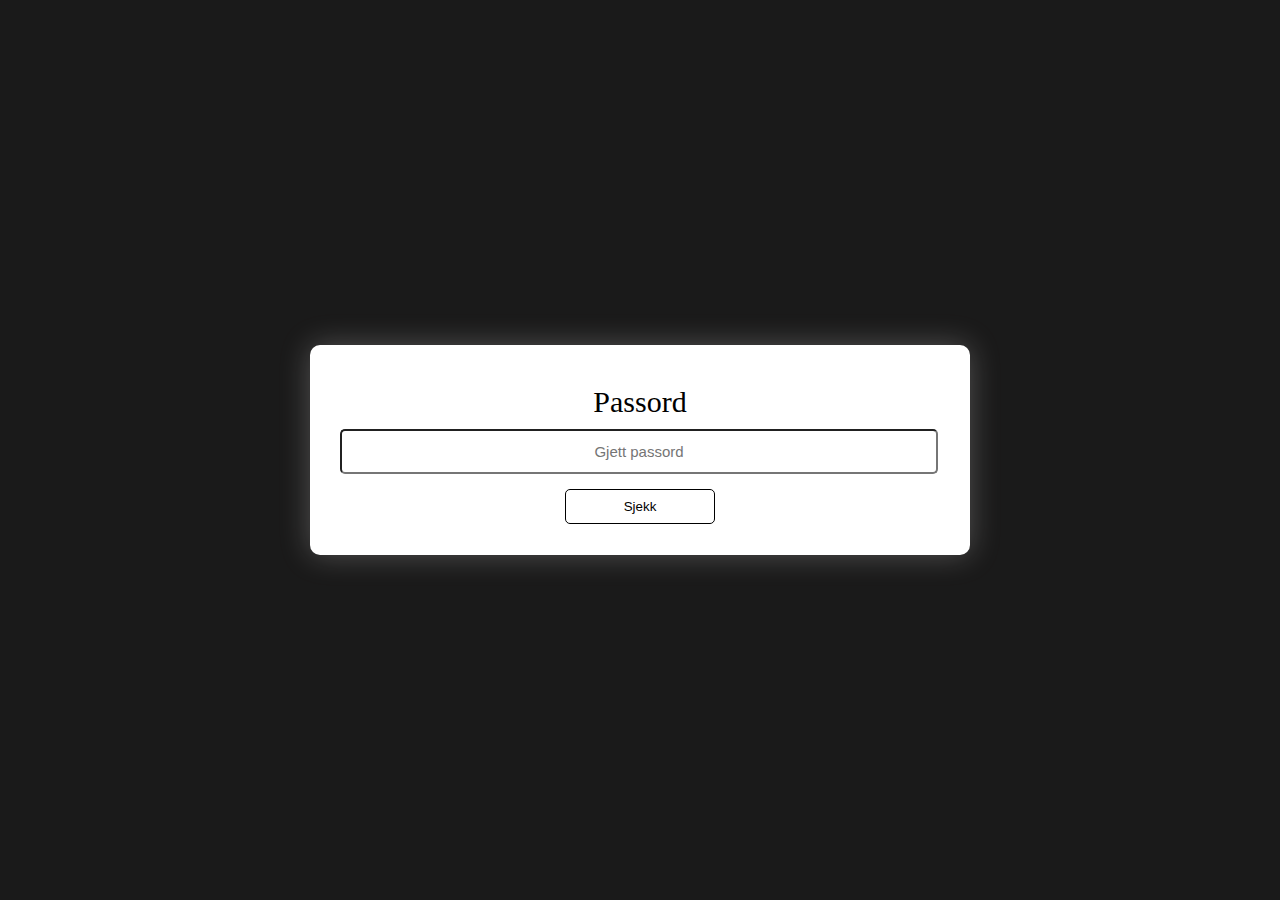
<file: java/index.html>
<!DOCTYPE html>
<html lang="en">
<head>
  <meta charset="UTF-8">
  <meta http-equiv="X-UA-Compatible" content="IE=edge">
  <meta name="viewport" content="width=device-width, initial-scale=1.0">
  <link rel="stylesheet" href="style.css">
  <title>Document</title>
</head>
<body>
  
  <div class="form" >
    <label for="passord">Passord</label>
    <input type="text" id="svar" placeholder="Gjett passord">
    <button  onclick="gjett()" class="knapp"> Sjekk</button>
  </div>
  <p id="tekst" class="tekst"></p>




  <script src="java.js"></script>
</body>
</html>
</file>
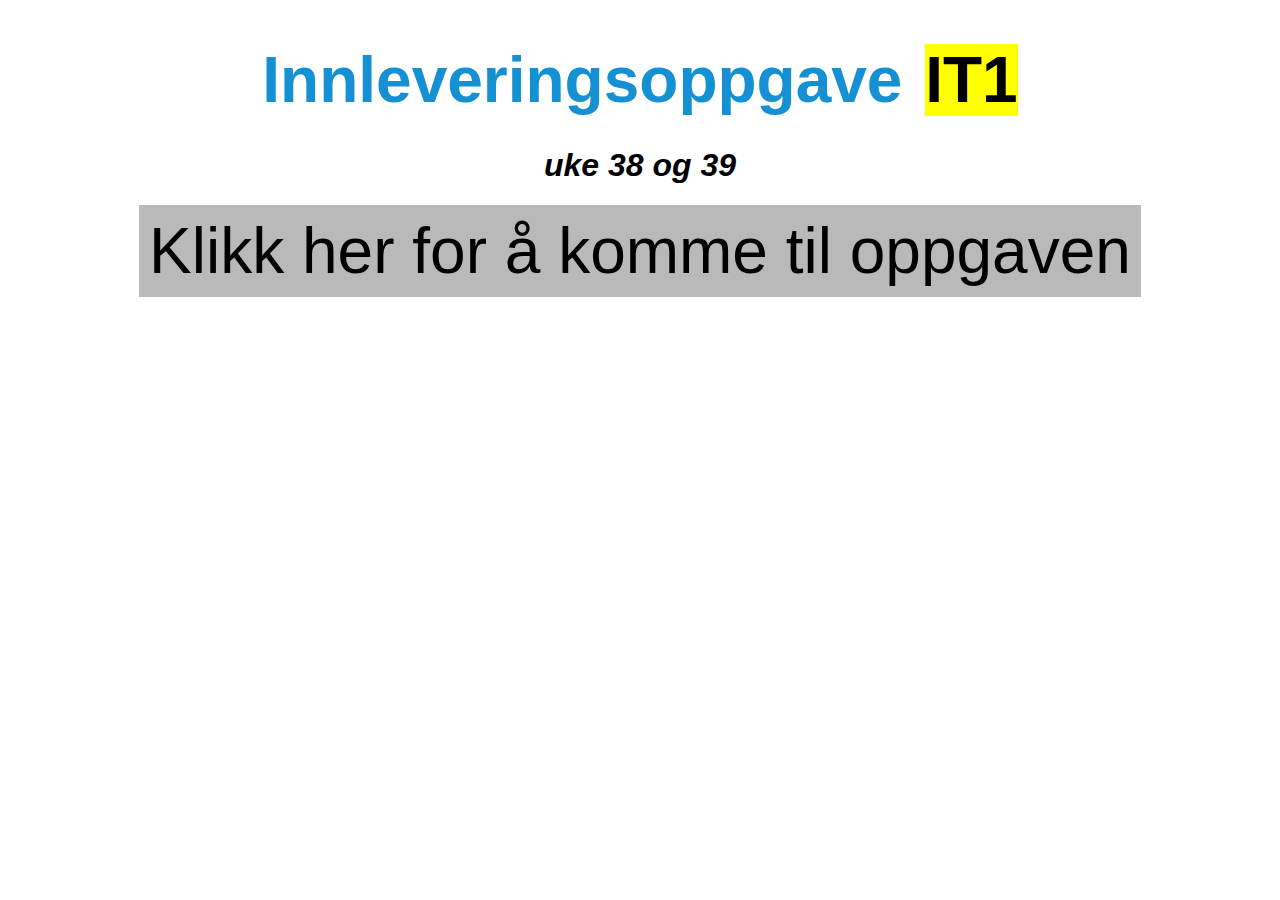
<file: Uke-39/index.html>
<!DOCTYPE html>
<html lang="en">
<head>
  <meta charset="UTF-8">
  <meta http-equiv="X-UA-Compatible" content="IE=edge">
  <meta name="viewport" content="width=device-width, initial-scale=1.0">
  <link rel="stylesheet" href="style.css">
  <title>Forside
  </title>
  
  <style>
    html{
      font-family: Calibri, Candara, Segoe, "Segoe UI", Optima, Arial, sans-serif;
      text-align: center;
    }
  </style>
</head>

<body>
  <section id="index">
    <h1> 
      Innleveringsoppgave <span style="background-color:yellow ; margin-left: 5px;">IT1</span> 
    </h1>
    <i style="font-weight:700;">uke 38 og 39</i>
    <li><a href="Tabell.html">Klikk her for å komme til oppgaven</a></li>

  </section>

  
</body>
</html>
</file>
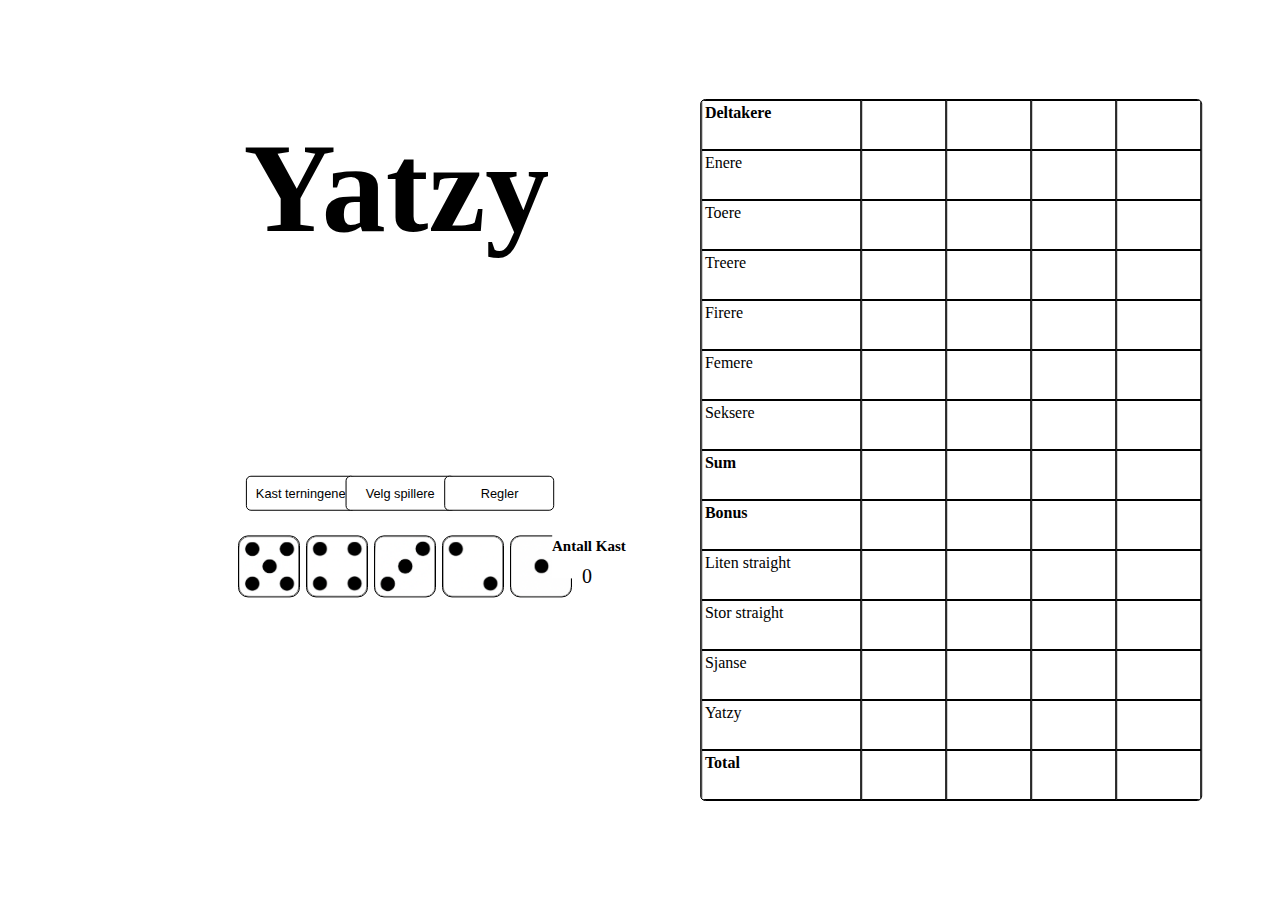
<file: Yatzy/index.html>
<!DOCTYPE html>
<html lang="en">
<head>
  <meta charset="UTF-8">
  <meta http-equiv="X-UA-Compatible" content="IE=edge">
  <meta name="viewport" content="width=device-width, initial-scale=1.0">
  <link rel="stylesheet" href="yatzy.css">
  <link rel="icon" type="image/x-icon" href="favicon.ico">
  <title>Yatzy</title>
</head>
<body>
  <div class="overskrift">
    <h1>Yatzy</h1>
  </div>
  
  <section class="terninger">
    <!--terninger -->
    <div class="terning-container">
      <img class="terning" id="bilde1" src="terning1.png" data-verdi="1" onclick="byttFarge(1)">
    </div>

    <div class="terning-container">
      <img class="terning"  src="terning2.png" id="bilde2" data-verdi="2" onclick="byttFarge(2)">
    </div>
      <div class="terning-container">
      <img class="terning"  src="terning3.png" id="bilde3" data-verdi="3" onclick="byttFarge(3)">
    </div>
      <div class="terning-container">
      <img class="terning"  src="terning4.png" id="bilde4" data-verdi="4" onclick="byttFarge(4)">
    </div>
      <div class="terning-container">
      <img class="terning"  src="terning5.png" id="bilde5" data-verdi="5" onclick="byttFarge(5)">
    </div>
   </section>

   <div class="antallkast-container">
    <div class="tekst-antallkast">
      <h4>Antall Kast</h4>
    </div>
    <div id="antallkast" >0</div>
  </div>

   <!-- Knapp for å endre terning -->
   <button class="kast" id="kastTerning" >Kast terningene</button>
   <!-- Knapp for Velge spillere -->
   <button class="spillere" id="Spillere">Velg spillere</button>
   <!-- Knapp for Reglene -->
   <button class="regler" data-modal-target="#modal" >Regler</button>

   <section class="tabell">
    <!--Start scoreBoard-->
      <div><b>Deltakere</b></div>
      <div class="deltakere" id="deltaker1"></div>
      <div class="deltakere" id="deltaker2"></div>
      <div class="deltakere" id="deltaker3"></div>
      <div class="deltakere" id="deltaker4"></div>
      <div>Enere</div>
      <div class="rad1" onclick="EnTilSeks(1,1)"></div>
      <div class="rad1" onclick="EnTilSeks(1,2)"></div>
      <div class="rad1" onclick="EnTilSeks(1,3)"></div>
      <div class="rad1" onclick="EnTilSeks(1,4)"></div>
      <div>Toere</div>
      <div class="rad2" onclick="EnTilSeks(2,1)"></div>
      <div class="rad2" onclick="EnTilSeks(2,2)"></div>
      <div class="rad2" onclick="EnTilSeks(2,3)"></div>
      <div class="rad2" onclick="EnTilSeks(2,4)"></div>
      <div>Treere</div>
      <div class="rad3" onclick="EnTilSeks(3,1)"></div>
      <div class="rad3" onclick="EnTilSeks(3,2)"></div>
      <div class="rad3" onclick="EnTilSeks(3,3)"></div>
      <div class="rad3" onclick="EnTilSeks(3,4)"></div>
      <div>Firere</div>
      <div class="rad4" onclick="EnTilSeks(4,1)"></div>
      <div class="rad4" onclick="EnTilSeks(4,2)"></div>
      <div class="rad4" onclick="EnTilSeks(4,3)"></div>
      <div class="rad4" onclick="EnTilSeks(4,4)"></div>
      <div>Femere</div>
      <div class="rad5" onclick="EnTilSeks(5,1)"></div>
      <div class="rad5" onclick="EnTilSeks(5,2)"></div>
      <div class="rad5" onclick="EnTilSeks(5,3)"></div>
      <div class="rad5" onclick="EnTilSeks(5,4)"></div>
      <div>Seksere</div>
      <div class="rad6" onclick="EnTilSeks(6,1)"></div>
      <div class="rad6" onclick="EnTilSeks(6,2)"></div>
      <div class="rad6" onclick="EnTilSeks(6,3)"></div>
      <div class="rad6" onclick="EnTilSeks(6,4)"></div>
      <div><b>Sum</b></div>
      <div class="rad7" onclick="SumEn(7,1)"></div>
      <div class="rad7" onclick="SumEn(7,2)"></div>
      <div class="rad7" onclick="SumEn(7,3)"></div>
      <div class="rad7" onclick="SumEn(7,4)"></div>
      <div><b>Bonus</b></div>
      <div class="rad8" ></div>
      <div class="rad8" ></div>
      <div class="rad8" ></div>
      <div class="rad8" ></div>
      <div>Liten straight</div>
      <div class="rad9" onclick="litenStraight(9,1)"></div>
      <div class="rad9" onclick="litenStraight(9,2)"></div>
      <div class="rad9" onclick="litenStraight(9,3)"></div>
      <div class="rad9" onclick="litenStraight(9,4)"></div>
      <div>Stor straight</div>
      <div class="rad10" onclick="Straight(10,1)"></div>
      <div class="rad10" onclick="Straight(10,2)"></div>
      <div class="rad10" onclick="Straight(10,3)"></div>
      <div class="rad10" onclick="Straight(10,4)"></div>
      <div>Sjanse</div>
      <div class="rad11" onclick="Sjangse(11,1)"></div>
      <div class="rad11" onclick="Sjangse(11,2)"></div>
      <div class="rad11" onclick="Sjangse(11,3)"></div>
      <div class="rad11" onclick="Sjangse(11,4)"></div>
      <div>Yatzy</div>
      <div class="rad12" onclick="yatzy(12,1)"></div>
      <div class="rad12" onclick="yatzy(12,2)"></div>
      <div class="rad12" onclick="yatzy(12,3)"></div>
      <div class="rad12" onclick="yatzy(12,4)"></div>
      <div><b>Total</b></div>
      <div class="rad13" onclick="SumTo(13,1)"></div>
      <div class="rad13" onclick="SumTo(13,2)"></div>
      <div class="rad13" onclick="SumTo(13,3)"></div>
      <div class="rad13" onclick="SumTo(13,4)"></div>
    </section> 
    
    
    
    
    <!--Slutt scoreBoard-->

 
  
    
    
  
  <div id="modal" class="popup " >
    <div class="popup-overskrift">
       Yatzy-Regler
      <button data-close-button id="lukkRegler">&times;</button>
    </div>
    
    <div class="popup-tekst">
      <ol>
        <li>Enere – Gir samme antall poeng som antall øyne på enere</li>
        <li>Toere – Gir samme antall poeng som antall øyne på toere.</li>
        <li>Treere – Gir samme antall poeng som antall øyne på treere. </li>
        <li> Firere – Gir samme antall poeng som antall øyne på firere.</li>
          <li>Femmere – Gir samme antall poeng som antall øyne på femmere.</li>
          <li>Seksere – Gir samme antall poeng som antall øyne på seksere.</li>
          <li>SUM: Hvis du har 63 eller flere poeng fra 1,2,3,4,5,6 ("over streken"), får du 50 poeng i bonus.
            (63 poeng tilsvarer 3 enere, 3 toere, 3 treere, 3 firere, 3 femmere og 3 seksere.)</li>
          <li>Liten straight – Kombinasjonen 1-2-3-4-5, gir 15 poeng.</li>
         <li>Stor straight – Kombinasjonen 2-3-4-5-6, gir 20 poeng.</li>
         <li>Sjanse – Vilkårlig kombinasjon, gir samme antall poeng som øyne.</li>
         <li>Yatzy – Fem like terninger, gir 50 poeng.</li>
      </ol>
    </div>
  </div>

  <div  id="overlay"></div>

  
 
  <script src="yatzy.js"></script>
</body>
</html>
</file>
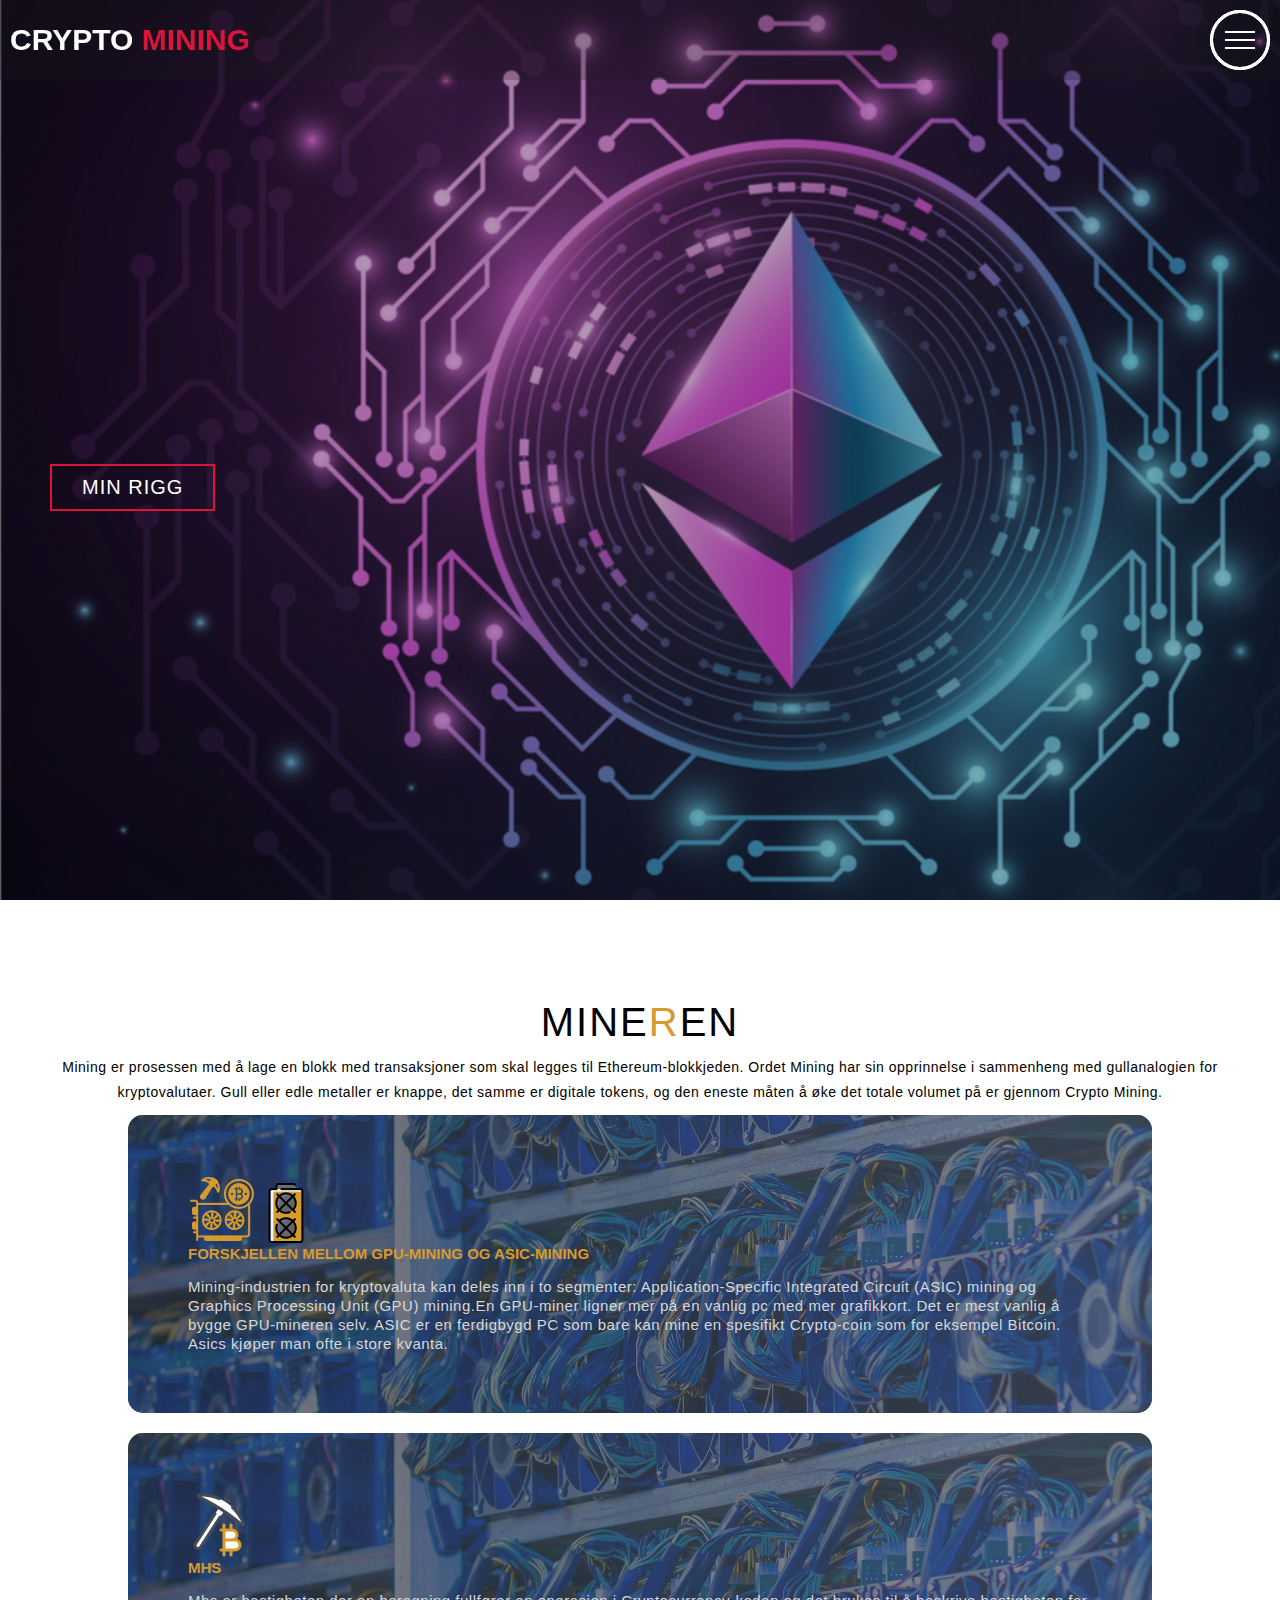
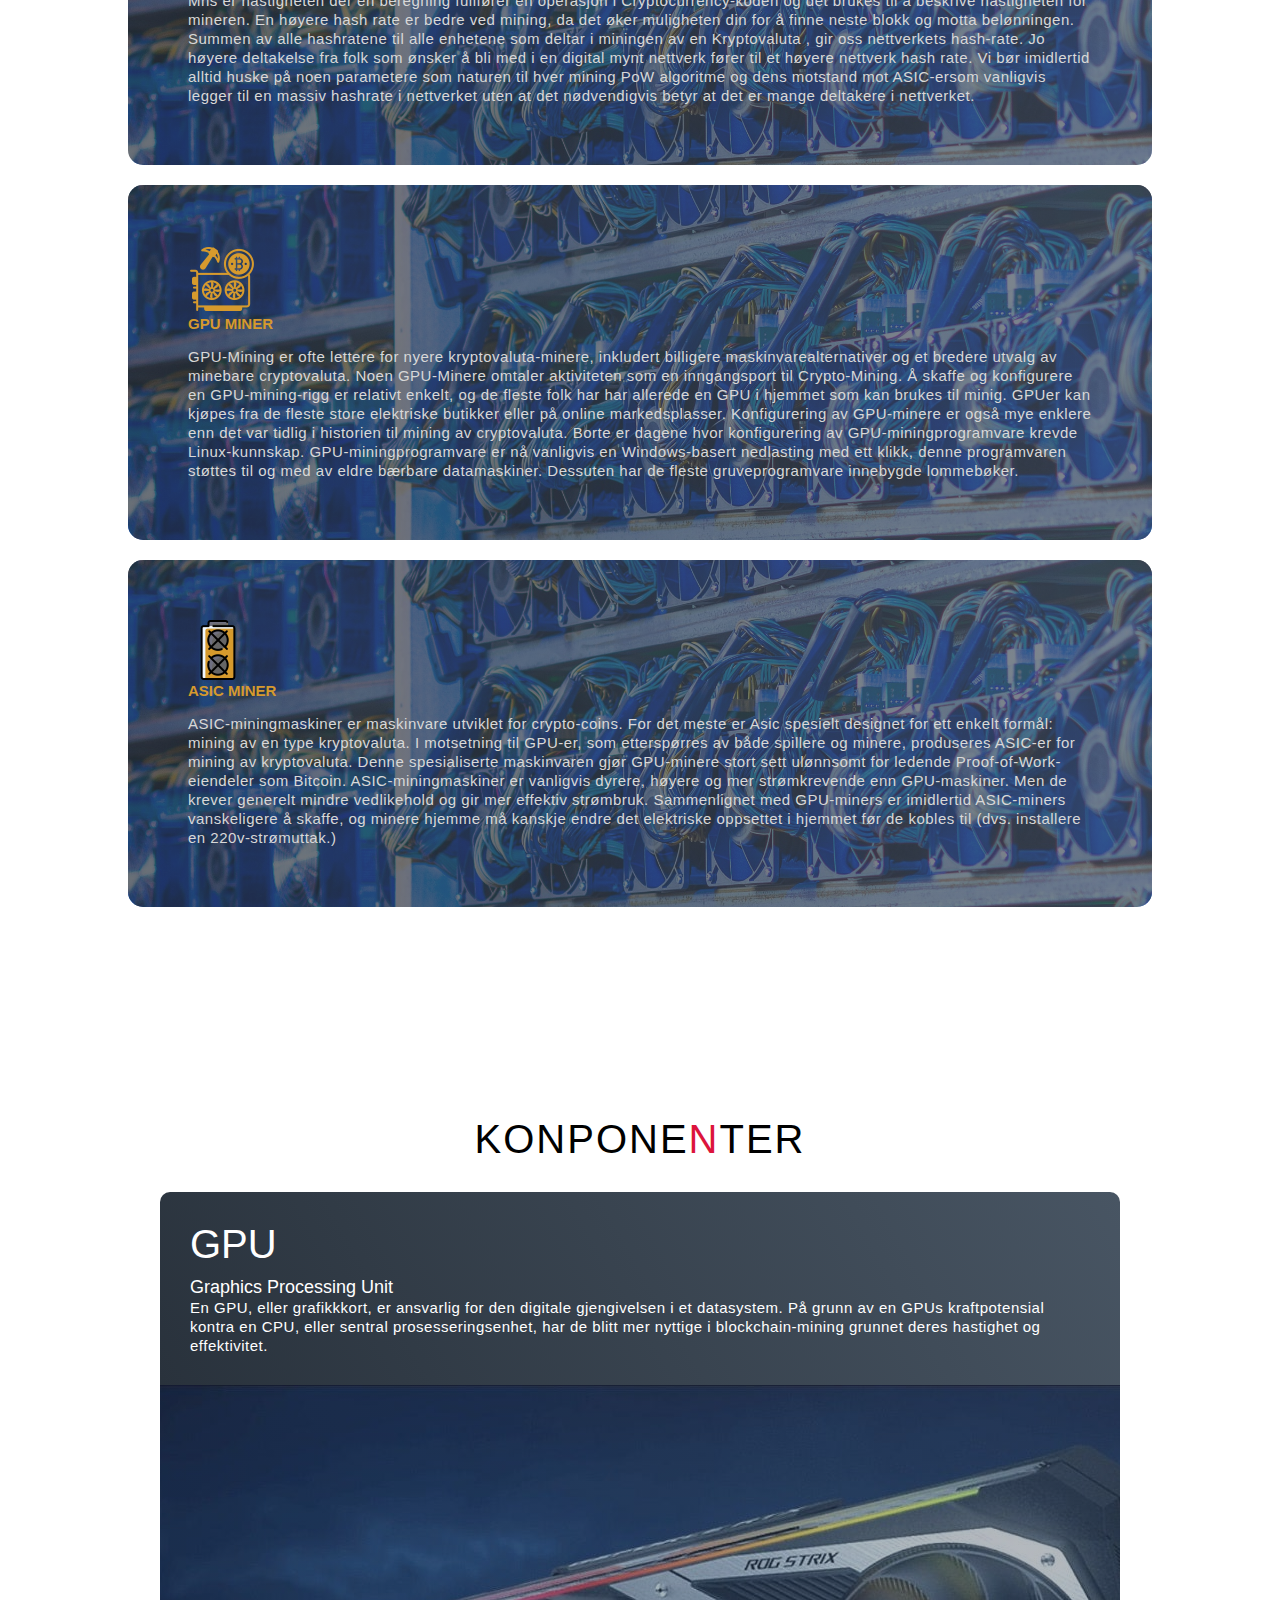
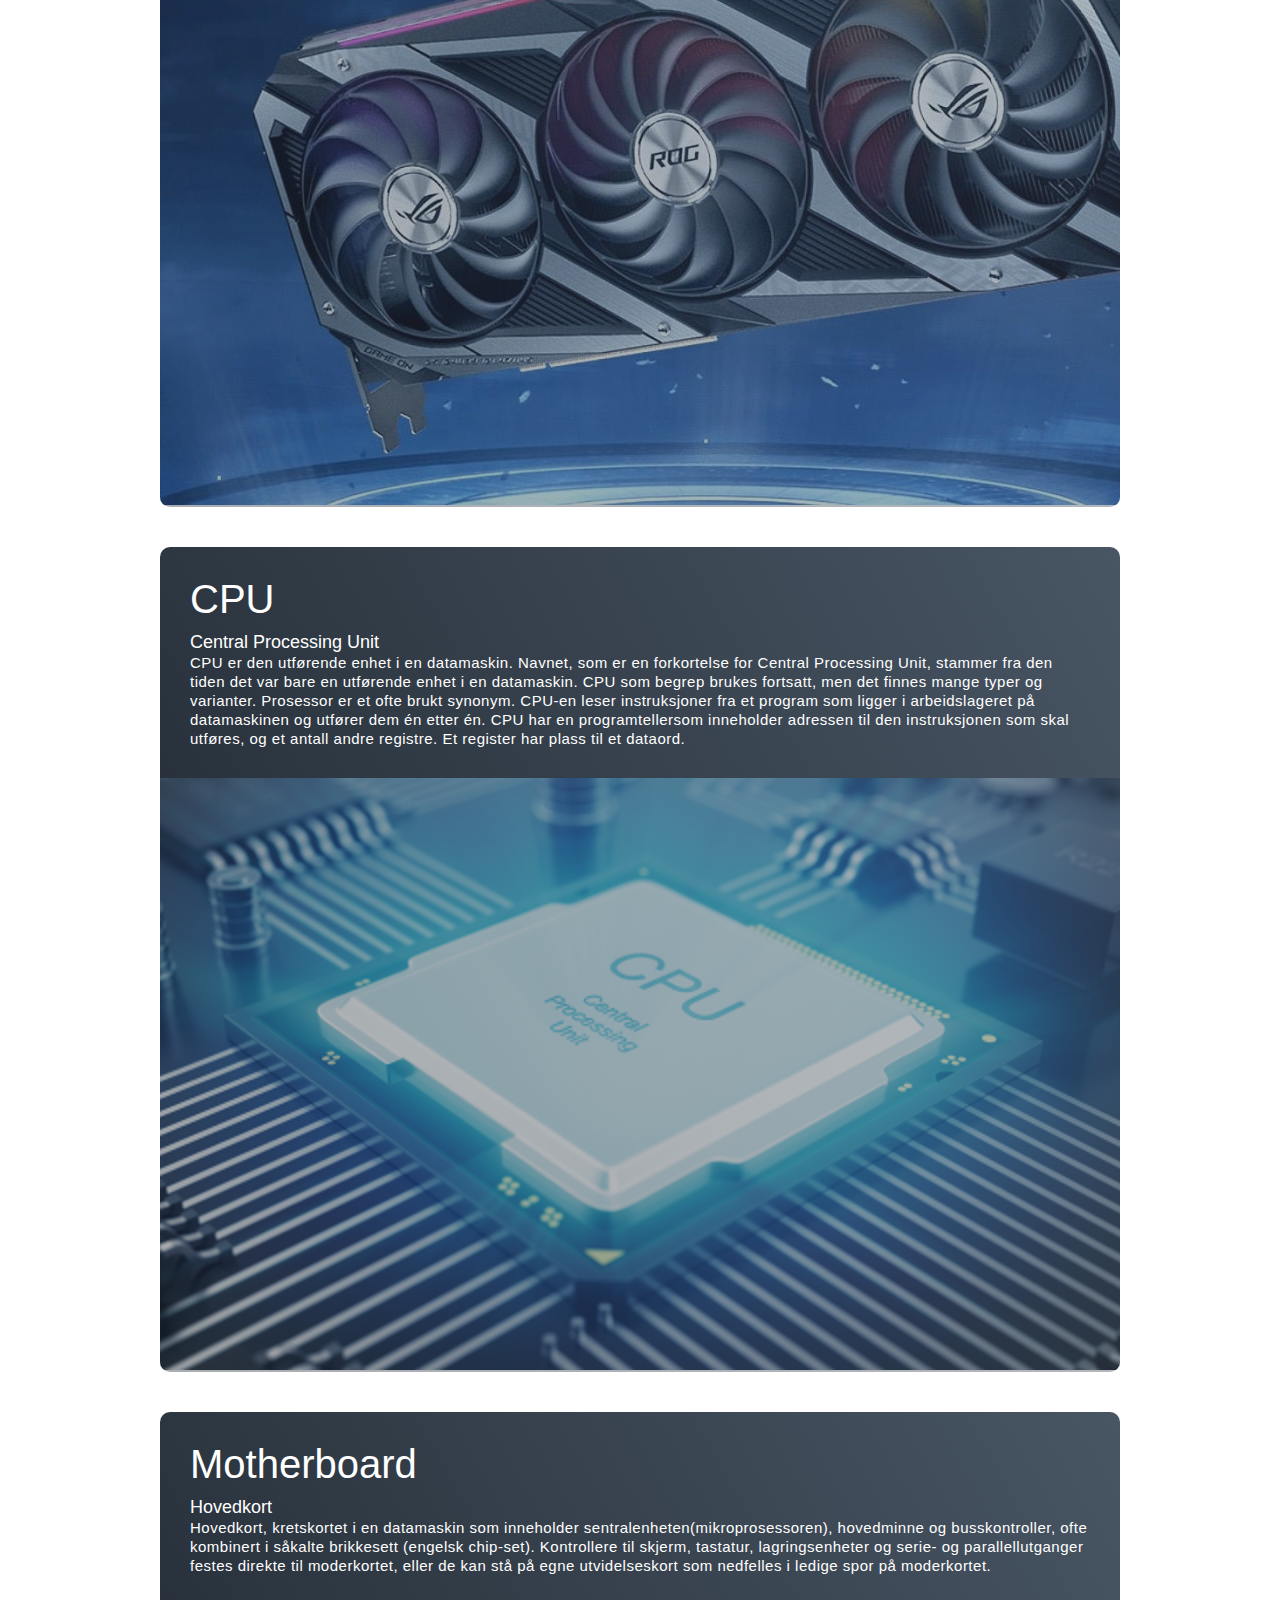
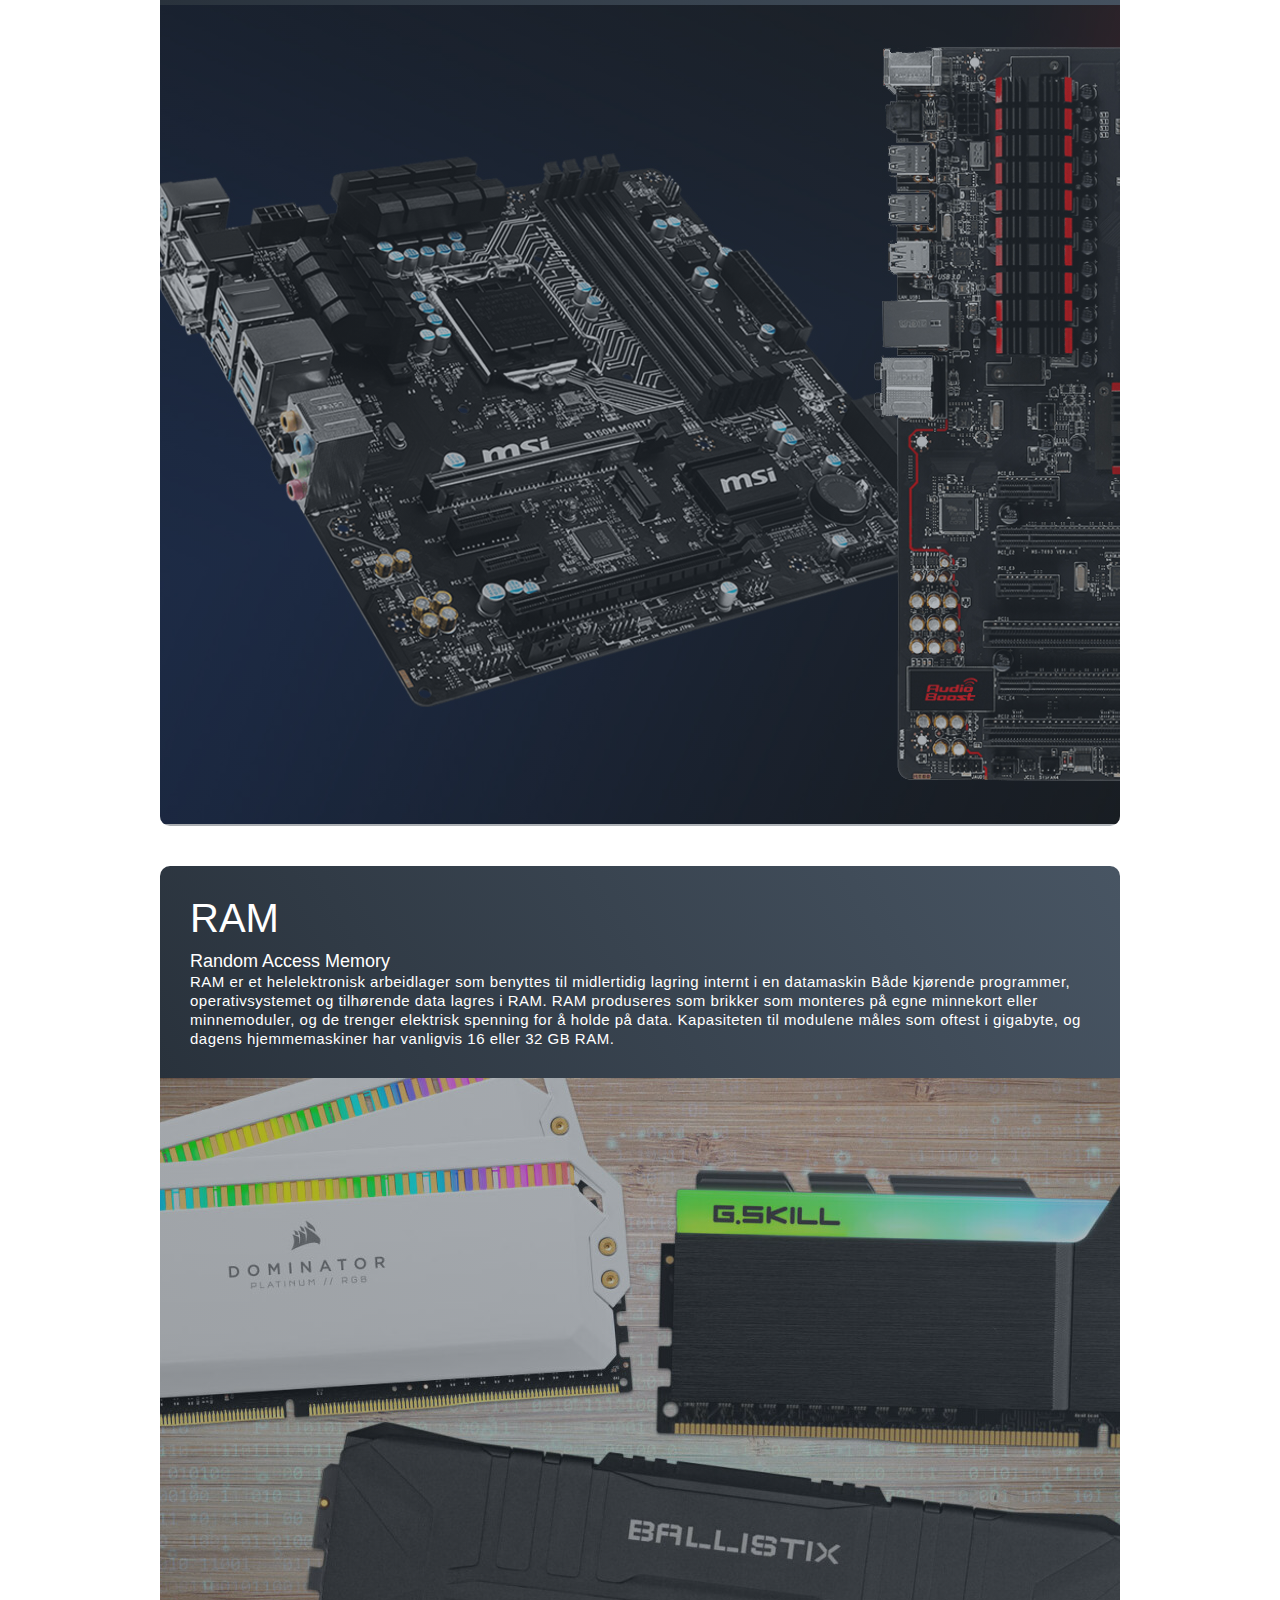
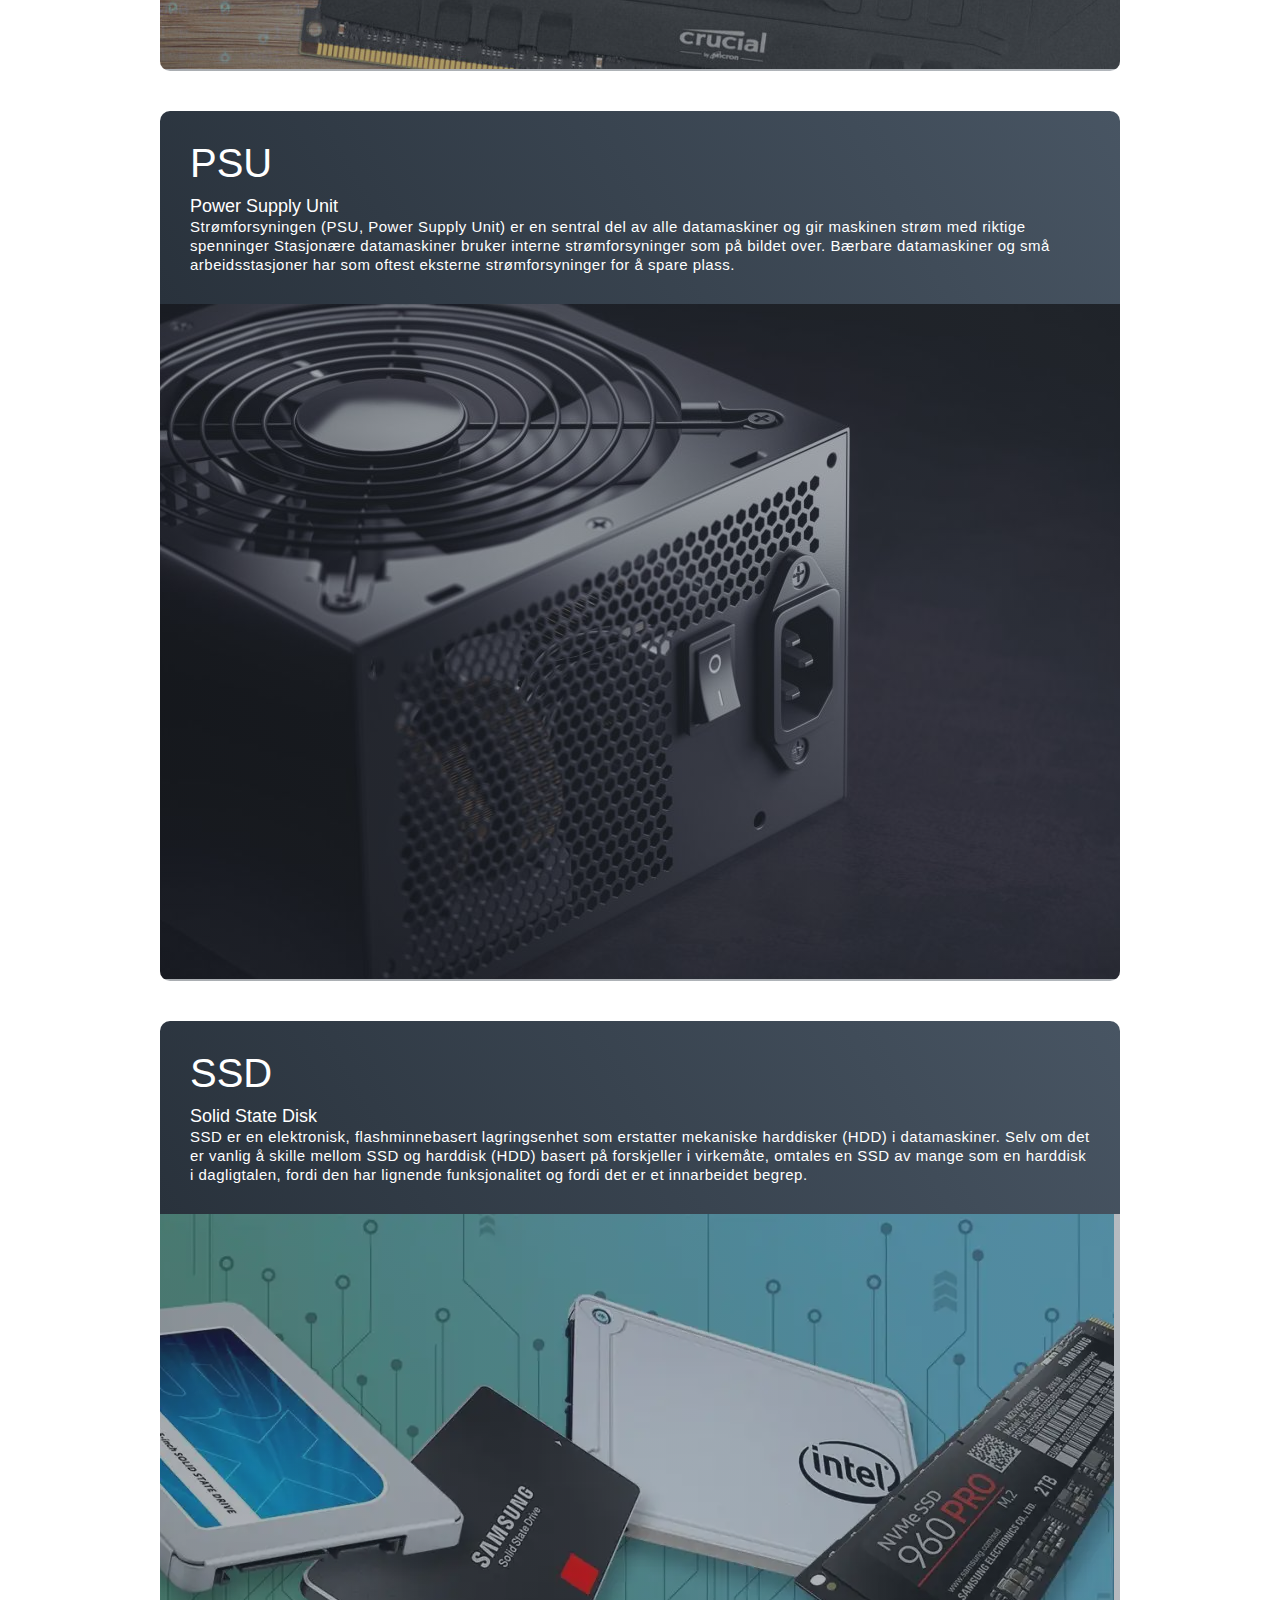
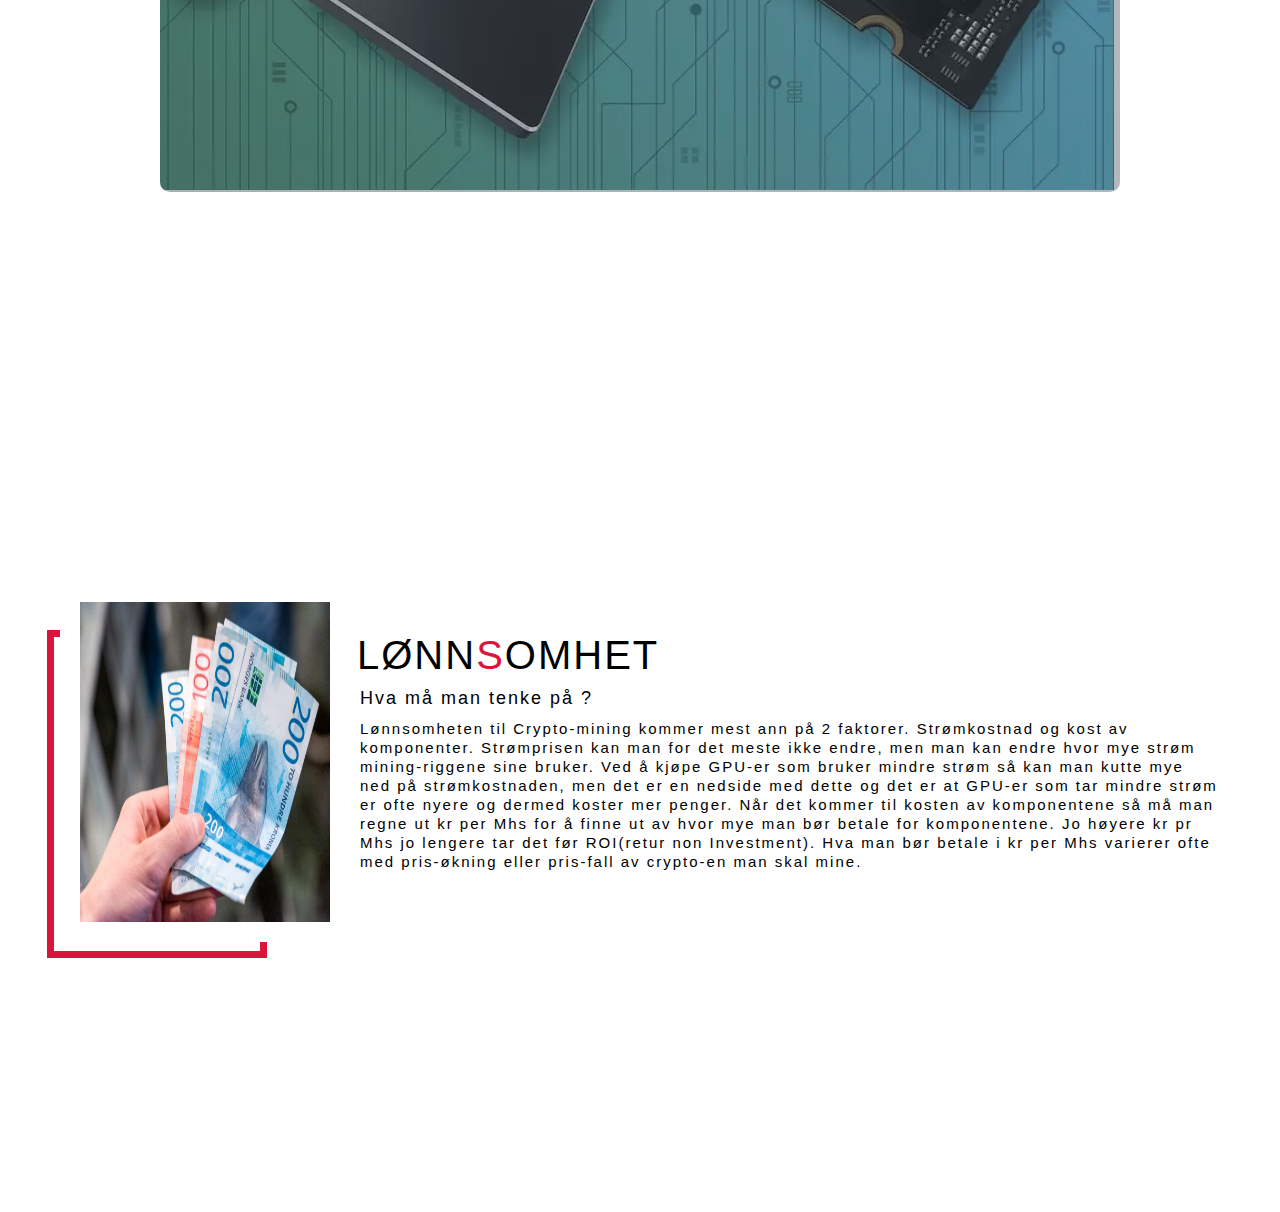
<file: Github IT1/index-crypto.html>
<!DOCTYPE html>
<html lang="en">
<head>
  <meta charset="UTF-8">
  <meta http-equiv="X-UA-Compatible" content="IE=edge">
  <meta name="viewport" content="width=device-width, initial-scale=1.0">
  <link rel="stylesheet" href="style.css">
  <title>
    Crypto Mining
  </title>
</head>
<body>
  <!-- Header -->
  <section id="header">
    <div class="header container">
      <div class="nav-bar">
        <div class="brand">
          <a href="#hero"><h1>Crypto <span>Mining</span> </h1> </a>
        </div>
        <div class="nav-list">
          <div class="hamburger"><div class="bar"></div></div>
          <ul>
            <li><a href="#hero" data-after="Hjem">Hjem</a></li>
            <li><a href="#services" data-after="Mineren">Mineren</a></li>
            <li><a href="#projects" data-after="Komponenter">Komponenter</a></li>
            <li><a href="#about" data-after="Lønnsomhe">Lønnsomhet</a></li>
          </ul>
        </div>
      </div>
    </div>
  </section>
  <!-- End Header -->

 <!-- hero section-->
 <section id="hero">
    <div class="hero container">
      <div>
        <h1>GPU Mining<span></span></h1>
        <a href="min rigg.html" type="button" class="button-1">
          Min Rigg
        </a>

      </div>
    </div>
 </section>
 <!--End hero section-->

 <!--Service Section-->
  <section id="services">
    <div class="services container">
      <div class="service-top">
        <h1 class="section-title"> Mine<span class="section-title-span">r</span>en</h1>
        <p>
          Mining er prosessen med å lage en blokk med transaksjoner som skal legges til Ethereum-blokkjeden. Ordet Mining har sin opprinnelse i sammenheng med gullanalogien for kryptovalutaer. Gull eller edle metaller er knappe, det samme er digitale tokens, og den eneste måten å øke det totale volumet på er gjennom Crypto Mining.
        </p>
      </div>
      <div class="service-Bottom">
        <div class="service-item">
          <div class="icon-1"><img src="[data-uri]"><img src="[data-uri]">
          </div>
          <h2>Forskjellen mellom GPU-mining og ASIC-mining</h2>
          <p>
            Mining-industrien for kryptovaluta kan deles inn i to segmenter: Application-Specific Integrated Circuit (ASIC) mining og Graphics Processing Unit (GPU) mining.En GPU-miner ligner mer på en vanlig pc med mer grafikkort. Det er mest vanlig å bygge GPU-mineren selv. ASIC er en ferdigbygd PC som bare kan mine en spesifikt Crypto-coin som for eksempel Bitcoin. Asics kjøper man ofte i store kvanta.
          </p>
        </div>
      </div>
      <div class="service-Bottom">
        <div class="service-item">
          <div class="icon-1"><img src="[data-uri]">
          </div>
          
          <h2>Mhs</h2>
          <p>
            Mhs er hastigheten  der en beregning fullfører en operasjon i Cryptocurrency-koden og det brukes til å beskrive hastigheten for mineren. En høyere hash rate er bedre ved mining, da det øker muligheten din for å finne neste blokk og motta belønningen. Summen av alle hashratene til alle enhetene som deltar i miningen av en Kryptovaluta , gir oss nettverkets hash-rate. Jo høyere deltakelse fra folk som ønsker å bli med i en digital mynt nettverk fører til et høyere nettverk hash rate. Vi bør imidlertid alltid huske på noen parametere som naturen til hver mining PoW algoritme og dens motstand mot ASIC-ersom vanligvis legger til en massiv hashrate i nettverket uten at det nødvendigvis betyr at det er mange deltakere i nettverket.


          </p>
        </div>
      </div>
      <div class="service-Bottom">
        <div class="service-item">
          <div class="icon-1"> <img src="[data-uri]">
          </div>
          <h2>GPU Miner</h2>
          <p>
            GPU-Mining er ofte lettere for nyere kryptovaluta-minere, inkludert billigere maskinvarealternativer og et bredere utvalg av minebare cryptovaluta. Noen GPU-Minere omtaler aktiviteten som en inngangsport til Crypto-Mining. Å skaffe og konfigurere en GPU-mining-rigg er relativt enkelt, og de fleste folk har har allerede en GPU i hjemmet som kan brukes til minig. GPUer kan kjøpes fra de fleste store elektriske butikker eller på online markedsplasser. Konfigurering av GPU-minere er også mye enklere enn det var tidlig i historien til mining av cryptovaluta. Borte er dagene hvor konfigurering av GPU-miningprogramvare krevde Linux-kunnskap. GPU-miningprogramvare er nå vanligvis en Windows-basert nedlasting med ett klikk, denne programvaren støttes til og med av eldre bærbare datamaskiner. Dessuten har de fleste gruveprogramvare innebygde lommebøker.


          </p>
        </div>
      </div>
      <div class="service-Bottom">
        <div class="service-item">
          <div class="icon-1"> <img src="[data-uri]">
          </div>
          <h2>Asic Miner</h2>
          <p>
            ASIC-miningmaskiner er maskinvare utviklet for crypto-coins. For det meste er Asic spesielt designet for ett enkelt formål: mining av en type kryptovaluta. I motsetning til GPU-er, som etterspørres av både spillere og minere, produseres ASIC-er for mining av kryptovaluta. Denne spesialiserte maskinvaren gjør GPU-minere stort sett ulønnsomt for ledende Proof-of-Work-eiendeler som Bitcoin. ASIC-miningmaskiner er vanligvis dyrere, høyere og mer strømkrevende enn GPU-maskiner. Men de krever generelt mindre vedlikehold og gir mer effektiv strømbruk. Sammenlignet med GPU-miners er imidlertid ASIC-miners vanskeligere å skaffe, og minere hjemme må kanskje endre det elektriske oppsettet i hjemmet før de kobles til (dvs. installere en 220v-strømuttak.)
          </p>
        </div>
      </div>

      
    </div>
  </section>
 <!--end Service section-->

 <!--Projects Section-->
  <section id="projects">
    <div class="projects container">
      <div class="project-header">
        <h1 class="section-title">
          Konpone<span class="n">n</span>ter
        </h1>

      </div>

      <div class="all-projects">
        <div class="project-item">
          <div class="project-info">
            <h1>GPU</h1>
            <h2>Graphics Processing Unit</h2>
            <p>En GPU, eller grafikkkort, er ansvarlig for den digitale gjengivelsen i et datasystem. På grunn av en GPUs kraftpotensial kontra en CPU, eller sentral prosesseringsenhet, har de blitt mer nyttige i blockchain-mining grunnet deres hastighet og effektivitet.</p>
          </div>

          <div class="project-img">
            <img src="gpu.jpg" alt="img">
          </div>

        </div>

        <div class="project-item">
          <div class="project-info">
            <h1>CPU</h1>
            <h2>Central Processing Unit</h2>
            <p>CPU er den utførende enhet i en datamaskin. Navnet, som er en forkortelse for Central Processing Unit, stammer fra den tiden det var bare en utførende enhet i en datamaskin. CPU som begrep brukes fortsatt, men det finnes mange typer og varianter. Prosessor er et ofte brukt synonym. CPU-en leser instruksjoner fra et program som ligger i arbeidslageret på datamaskinen og utfører dem én etter én. CPU har en programtellersom inneholder adressen til den instruksjonen som skal utføres, og et antall andre registre. Et register har plass til et dataord.</p>
          </div>

          <div class="project-img">
            <img src="cpu.webp" alt="img">
          </div>

        </div>

        <div class="project-item">
          <div class="project-info">
            <h1>Motherboard</h1>
            <h2>Hovedkort</h2>
            <p>Hovedkort, kretskortet i en datamaskin som inneholder sentralenheten(mikroprosessoren), hovedminne og busskontroller, ofte kombinert i såkalte brikkesett (engelsk chip-set). Kontrollere til skjerm, tastatur, lagringsenheter og serie- og parallellutganger festes direkte til moderkortet, eller de kan stå på egne utvidelseskort som nedfelles i ledige spor på moderkortet.</p>
          </div>

          <div class="project-img">
            <img src="hovedkort.jpg" alt="img">
          </div>

        </div>

        <div class="project-item">
          <div class="project-info">
            <h1>RAM</h1>
            <h2>Random Access Memory</h2>
            <p>RAM er et helelektronisk arbeidlager som benyttes til midlertidig lagring internt i en datamaskin Både kjørende programmer,  operativsystemet og tilhørende data lagres i RAM. RAM produseres som brikker som monteres på egne minnekort eller minnemoduler, og de trenger elektrisk spenning for å holde på data. Kapasiteten til modulene måles som oftest i gigabyte, og dagens hjemmemaskiner har vanligvis 16 eller 32 GB RAM.</p>
          </div>

          <div class="project-img">
            <img src="ram.jpg" alt="img">
          </div>

        </div>

        <div class="project-item">
          <div class="project-info">
            <h1>PSU</h1>
            <h2>Power Supply Unit</h2>
            <p>Strømforsyningen (PSU, Power Supply Unit) er en sentral del av alle datamaskiner og gir maskinen strøm med riktige spenninger Stasjonære datamaskiner bruker interne strømforsyninger som på bildet over. Bærbare datamaskiner og små arbeidsstasjoner har som oftest eksterne strømforsyninger for å spare plass.</p>

          </div>

          <div class="project-img">
            <img src="psu.jpg" alt="img">
          </div>

        </div>

        <div class="project-item">
          <div class="project-info">
            <h1>SSD</h1>
            <h2>Solid State Disk</h2>
            <p>SSD er en elektronisk, flashminnebasert lagringsenhet som erstatter mekaniske harddisker (HDD) i datamaskiner. Selv om det er vanlig å skille mellom SSD og harddisk (HDD) basert på forskjeller i virkemåte, omtales en SSD av mange som en harddisk i dagligtalen, fordi den har lignende funksjonalitet og fordi det er et innarbeidet begrep.</p>
          </div>

          <div class="project-img">
            <img src="ssd.webp" alt="img">
          </div>

        </div>
      </div>

    </div>
  
  </section>
 <!-- End Projects Section-->

 <!--About Section-->
  <section id="about">
    <div class="about container">
      <div class="col-left">
        <div class="about-img">
          <img class="img-penger" src="penger2.webp" alt="img">
        </div>
      </div>
      <div class="col-right">
        <h1 class="section-title">Lønn<span class="s">s</span>omhet</h1>
        <h2>Hva må man tenke på ? </h2>
        <p>
          Lønnsomheten til Crypto-mining kommer mest ann på 2 faktorer. Strømkostnad og kost av komponenter. Strømprisen kan man for det meste ikke endre, men man kan endre hvor mye strøm mining-riggene sine bruker. Ved å kjøpe GPU-er som bruker mindre strøm så kan man kutte mye ned på strømkostnaden, men det er en nedside med dette og det er at GPU-er som tar mindre strøm er ofte nyere og dermed koster mer penger. Når det kommer til kosten av komponentene så må man regne ut kr per Mhs for å finne ut av hvor mye man bør betale for komponentene. Jo høyere kr pr Mhs jo lengere tar det før ROI(retur non Investment). Hva man bør betale i kr per Mhs varierer ofte med pris-økning eller pris-fall av crypto-en man skal mine.
        </p>
      </div>
    </div>
  </section>


 <!--End About Section-->
  <script src="./app.js"></script>

</body>
</html>
</file>
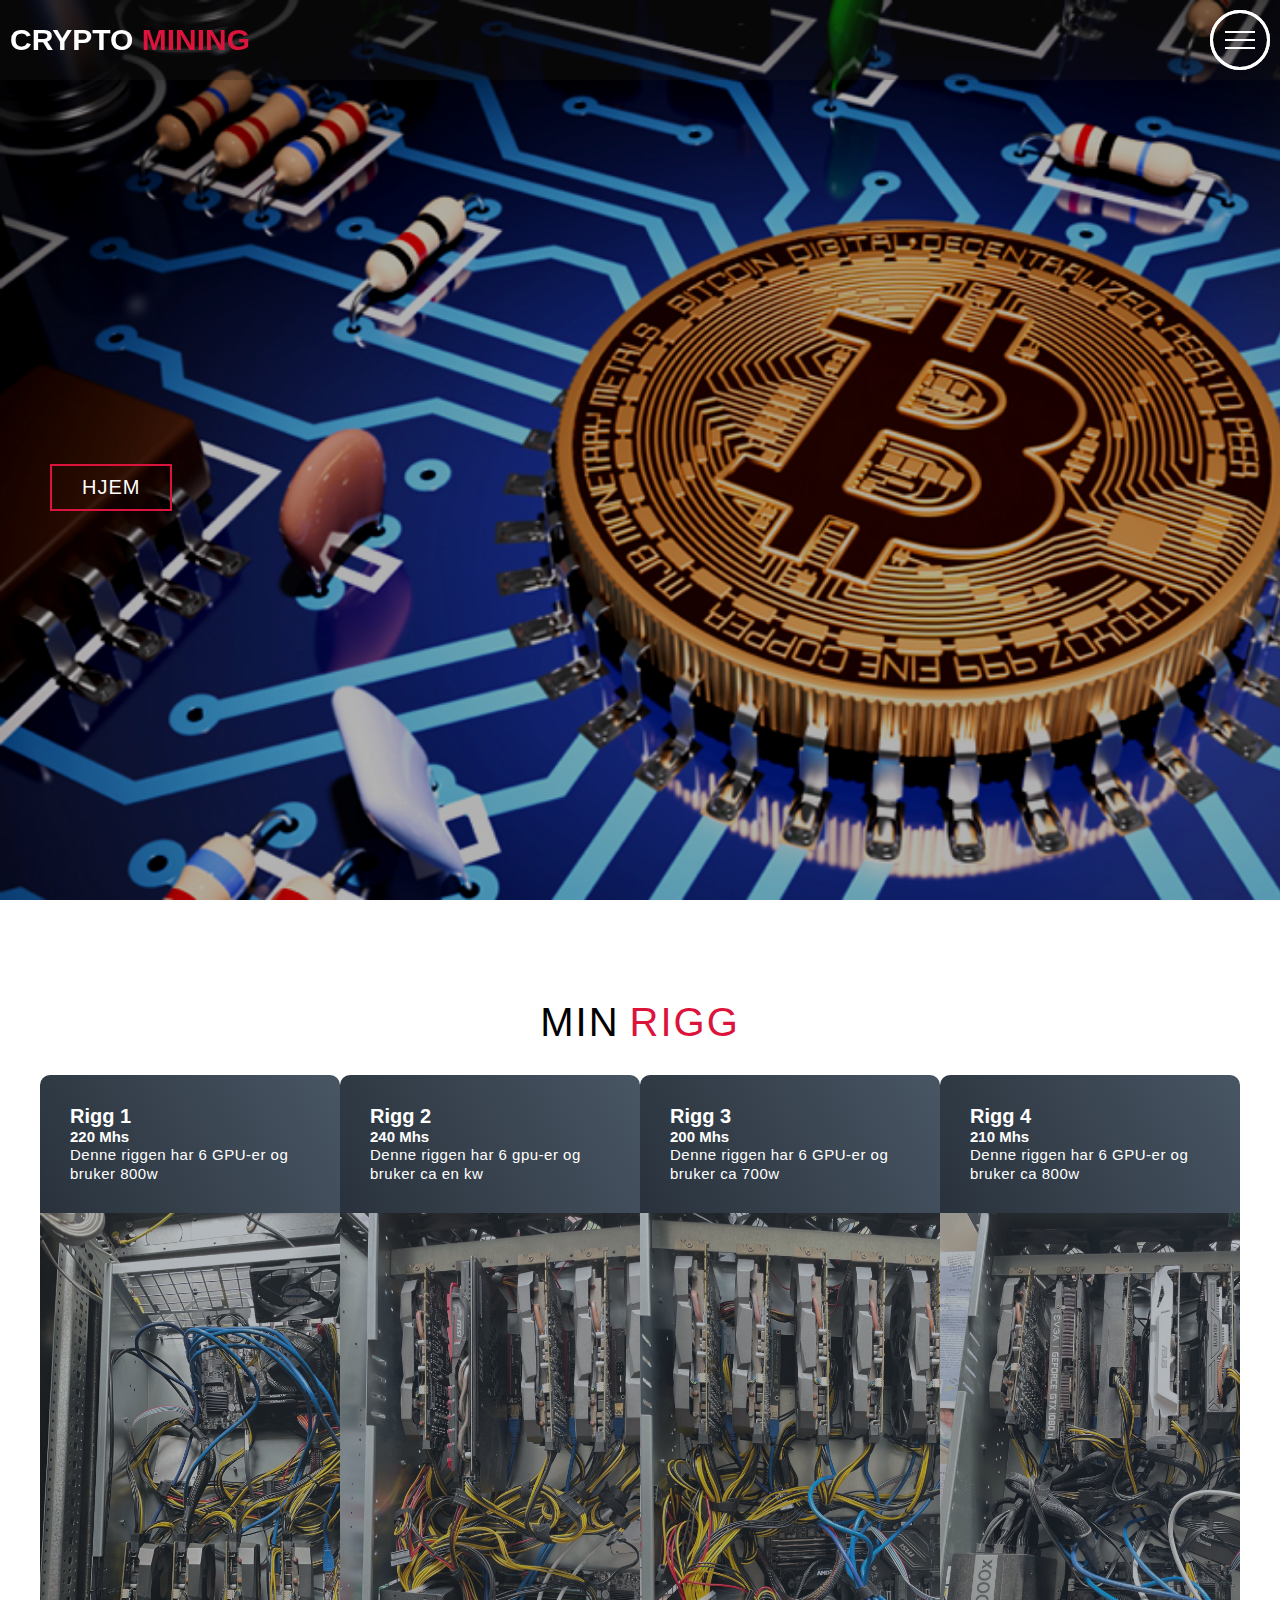
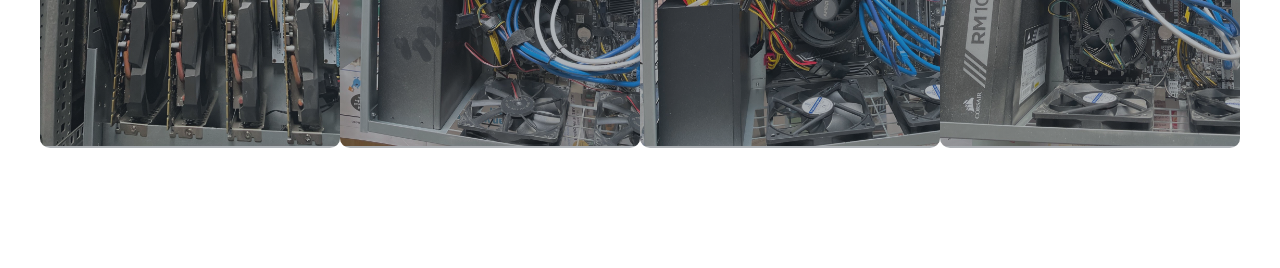
<file: Github IT1/min rigg.html>
<!DOCTYPE html>
<html lang="en">
<head>
  <meta charset="UTF-8">
  <meta http-equiv="X-UA-Compatible" content="IE=edge">
  <meta name="viewport" content="width=device-width, initial-scale=1.0">
  <link rel="stylesheet" href="style2.css">
  <title>Min Rigg</title>
</head>
<body>
   <!-- Header -->
   <section id="header">
    <div class="header container">
      <div class="nav-bar">
        <div class="brand">
          <a href="#hero"><h1>Crypto <span>Mining</span> </h1> </a>
        </div>
        <div class="nav-list">
          <div class="hamburger"><div class="bar"></div></div>
          <ul>
            <li><a href="index.html" data-after="Hjem">Hjem</a></li>
            <li><a href="#projects" data-after="Rigg">Rigg</a></li>
          </ul>
        </div>
      </div>
    </div>
  </section>
  <!-- End Header -->
  <!-- min section-->
 <section id="hero">
  <div class="hero container">
    <div>
      <h1>Min Rigg<span></span></h1>
      <a href="index.html" type="button" class="button-1">
        Hjem
      </a>

    </div>
  </div>
</section>
<!--End min section-->
<!--Projects Section-->
<section id="projects">
  <div class="projects container">
    <div class="project-header">
      <h1 class="section-title">
        Min<span class="rigg">Rigg</span>
      </h1>

    </div>

    <div class="all-projects">
      <div class="project-item">
        <div class="rigg1">
          <h1>Rigg 1</h1>
          <h2>220 Mhs</h2>
          <p>Denne riggen har 6 GPU-er og bruker 800w</p>
        </div>

        <div class="project-img">
          <img src="mining_rigg1.jpg" width="400px" alt="img">
        </div>

      </div>

      <div class="project-item">
        <div class="rigg2">
          <h1>Rigg 2</h1>
          <h2>240 Mhs</h2>
          <p>Denne riggen har 6 gpu-er og bruker ca en kw</p>
        </div>

        <div class="project-img">
          <img src="mining_rigg2.jpg" width="400px" alt="img">
        </div>

      </div>

      <div class="project-item">
        <div class="rigg3">
          <h1>Rigg 3</h1>
          <h2>200 Mhs</h2>
          <p>Denne riggen har 6 GPU-er og bruker ca 700w</p>
        </div>

        <div class="project-img">
          <img src="mining_rigg3.jpg" width="400px" alt="img">
        </div>

      </div>

      <div class="project-item">
        <div class="rigg4">
          <h1>Rigg 4</h1>
          <h2>210 Mhs</h2>
          <p>Denne riggen har 6 GPU-er og bruker ca 800w</p>
        </div>

        <div class="project-img">
          <img src="mining_rigg4.jpg" width="400px" alt="img">
        </div>

      </div>

      

      </div>

      </div>
    </div>

  </div>

</section>
<!-- End Projects Section-->
<script src="./app.js"></script>
</body>
</html>
</file>
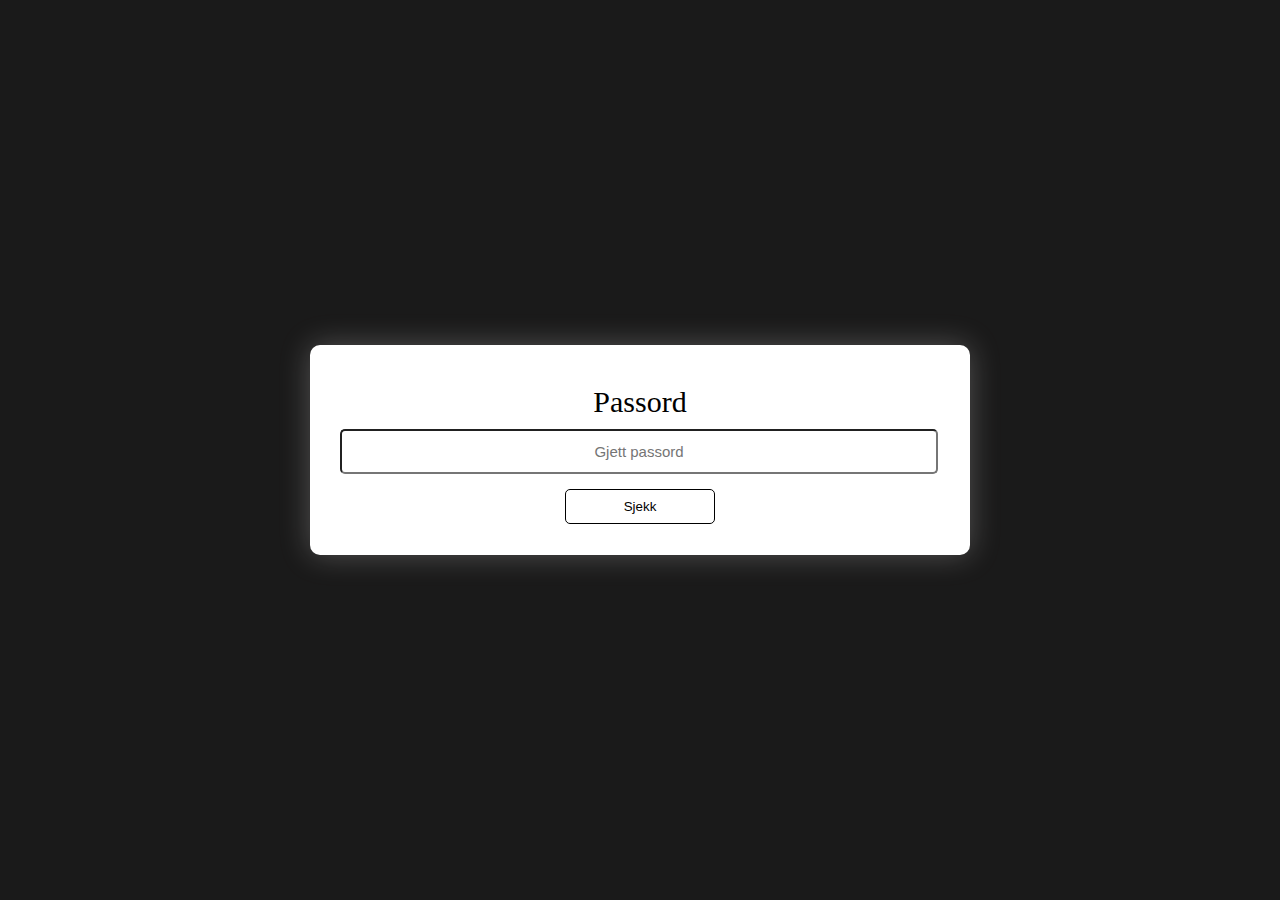
<file: java/java-index.html>
<!DOCTYPE html>
<html lang="en">
<head>
  <meta charset="UTF-8">
  <meta http-equiv="X-UA-Compatible" content="IE=edge">
  <meta name="viewport" content="width=device-width, initial-scale=1.0">
  <link rel="stylesheet" href="style.css">
  <title>Document</title>
</head>
<body>
  
  <div class="form" >
    <label for="passord">Passord</label>
    <input type="text" id="svar" placeholder="Gjett passord">
    <button  onclick="gjett()" class="knapp"> Sjekk</button>
  </div>
  <p id="tekst" class="tekst"></p>




  <script src="java.js"></script>
</body>
</html>
</file>
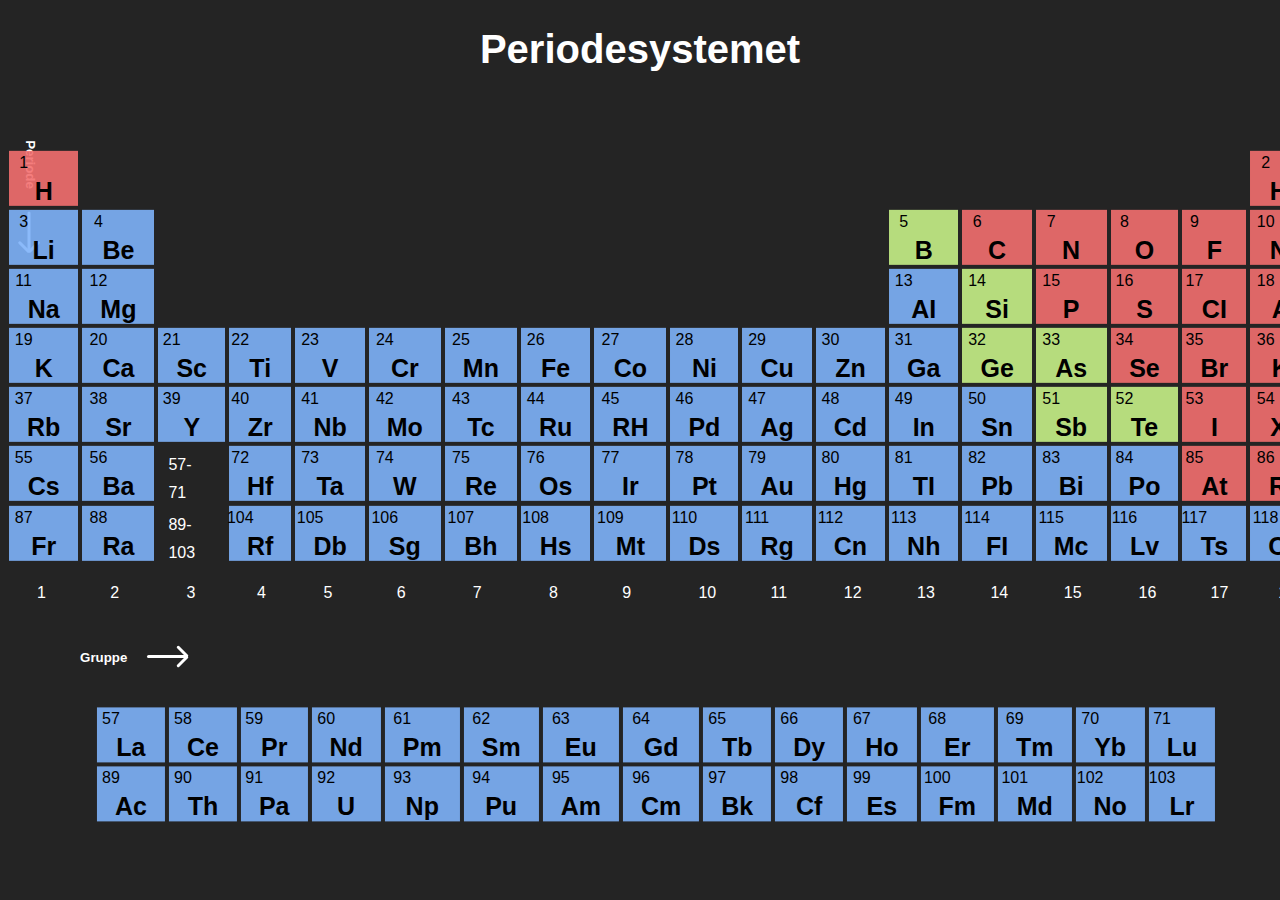
<file: Periode/periode.html>
<!DOCTYPE html>
<html lang="en">
<head>
  <meta charset="UTF-8">
  <meta http-equiv="X-UA-Compatible" content="IE=edge">
  <meta name="viewport" content="width=device-width, initial-scale=1.0">
  <link rel="stylesheet" href="style.css">
  <title>Document</title>
</head>
<body>
  <h1>Periodesystemet</h1>


    <h5 class="gruppe-2">Gruppe</h5>
    <h5 class="periode-2">Periode</h5>
    
    <div class="pil-div">
        <div class="pil"></div>
    </div>
    
    <div class="pil-div-2">
        <div class="pil-2"></div>
    </div>
    
    <!--Del 1-->

    

  <section class="del-1">
    
    
    <div class="periode">1</div>

    <div class="periode-element-to">
        <div class="nummer">1</div>
        <div class="tekst">H</div>
    </div>

    <div class="span-1">2</div>
  
    <div class="periode-element-to">
        <div class="nummer">2</div>
        <div class="tekst">He</div>
    </div>

    <div class="periode">2</div>

    <div class="periode-element-en">
        <div class="nummer">3</div>
        <div class="tekst">Li</div>
    </div>

    <div class="periode-element-en">
        <div class="nummer">4</div>
        <div class="tekst">Be</div>
    </div>

    <div class="span-2">5</div>
    <div class="periode-element-tre">
        <div class="nummer">5</div>
        <div class="tekst">B</div>
    </div>

    <div class="periode-element-to">
        <div class="nummer">6</div>
        <div class="tekst">C</div>
    </div>

    <div class="periode-element-to">
        <div class="nummer">7</div>
        <div class="tekst">N</div>
    </div>

    <div class="periode-element-to">
        <div class="nummer">8</div>
        <div class="tekst">O</div>
    </div>

    <div class="periode-element-to">
        <div class="nummer">9</div>
        <div class="tekst">F</div>
    </div>

    <div class="periode-element-to">
        <div class="nummer">10</div>
        <div class="tekst">Ne</div>
    </div>
    
    <div class="periode">3</div>

    <div class="periode-element-en">
        <div class="nummer">11</div>
        <div class="tekst">Na</div>
    </div>


    <div class="periode-element-en">
        <div class="nummer">12</div>
        <div class="tekst">Mg</div>
    </div>

    <div class="span-3">13</div>
    <div class="periode-element-en">
        <div class="nummer">13</div>
        <div class="tekst">AI</div>
    </div>

    <div class="periode-element-tre">
        <div class="nummer">14</div>
        <div class="tekst">Si</div>
    </div>

     <div class="periode-element-to">
        <div class="nummer">15</div>
        <div class="tekst">P</div>
    </div>

    <div class="periode-element-to">
        <div class="nummer">16</div>
        <div class="tekst">S</div>
    </div>

    <div class="periode-element-to">
        <div class="nummer">17</div>
        <div class="tekst">CI</div>
    </div>

    <div class="periode-element-to">
        <div class="nummer">18</div>
        <div class="tekst">Ar</div>
    </div>

    <div class="periode">4</div>

    <div class="periode-element-en">
        <div class="nummer">19</div>
        <div class="tekst">K</div>
    </div>

    <div class="periode-element-en">
      <div class="periode-element-inni">
        <div class="nummer">20</div>
        <div class="tekst">Ca</div>
      </div>
    </div>

    <div class="periode-element-en">
        <div class="nummer">21</div>
        <div class="tekst">Sc</div>
    </div>


    <div class="periode-element-en">
        <div class="nummer">22</div>
        <div class="tekst">Ti</div>
    </div>

    <div class="periode-element-en">
        <div class="nummer">23</div>
        <div class="tekst">V</div>
    </div>

    <div class="periode-element-en">
        <div class="nummer">24</div>
        <div class="tekst">Cr</div>
    </div>

     <div class="periode-element-en">
        <div class="nummer">25</div>
        <div class="tekst">Mn</div>
    </div>

    <div class="periode-element-en">
        <div class="nummer">26</div>
        <div class="tekst">Fe</div>
    </div>

    <div class="periode-element-en">
        <div class="nummer">27</div>
        <div class="tekst">Co</div>
    </div>

    <div class="periode-element-en">
        <div class="nummer">28</div>
        <div class="tekst">Ni</div>
    </div>

    <div class="periode-element-en">
        <div class="nummer">29</div>
        <div class="tekst">Cu</div>
    </div>

    <div class="periode-element-en">
        <div class="nummer">30</div>
        <div class="tekst">Zn</div>
    </div>
    
    <div class="periode-element-en">
        <div class="nummer">31</div>
        <div class="tekst">Ga</div>
    </div>


    <div class="periode-element-tre">
        <div class="nummer">32</div>
        <div class="tekst">Ge</div>
    </div>

    <div class="periode-element-tre">
        <div class="nummer">33</div>
        <div class="tekst">As</div>
    </div>

    <div class="periode-element-to">
        <div class="nummer">34</div>
        <div class="tekst">Se</div>
    </div>

     <div class="periode-element-to">
        <div class="nummer">35</div>
        <div class="tekst">Br</div>
    </div>

    <div class="periode-element-to">
        <div class="nummer">36</div>
        <div class="tekst">Kr</div>
    </div>

    <div class="periode">5</div>

    <div class="periode-element-en">
        <div class="nummer">37</div>
        <div class="tekst">Rb</div>
    </div>

    <div class="periode-element-en">
        <div class="nummer">38</div>
        <div class="tekst">Sr</div>
    </div>

    <div class="periode-element-en">
        <div class="nummer">39</div>
        <div class="tekst">Y</div>
    </div>

    <div class="periode-element-en">
        <div class="nummer">40</div>
        <div class="tekst">Zr</div>
    </div>

    <div class="periode-element-en">
        <div class="nummer">41</div>
        <div class="tekst">Nb</div>
    </div>


    <div class="periode-element-en">
        <div class="nummer">42</div>
        <div class="tekst">Mo</div>
    </div>

    <div class="periode-element-en">
        <div class="nummer">43</div>
        <div class="tekst">Tc</div>
    </div>

    <div class="periode-element-en">
        <div class="nummer">44</div>
        <div class="tekst">Ru</div>
    </div>

     <div class="periode-element-en">
        <div class="nummer">45</div>
        <div class="tekst">RH</div>
    </div>

    <div class="periode-element-en">
        <div class="nummer">46</div>
        <div class="tekst">Pd</div>
    </div>

    <div class="periode-element-en">
        <div class="nummer">47</div>
        <div class="tekst">Ag</div>
    </div>

    <div class="periode-element-en">
        <div class="nummer">48</div>
        <div class="tekst">Cd</div>
    </div>

    <div class="periode-element-en">
        <div class="nummer">49</div>
        <div class="tekst">In</div>
    </div>

    <div class="periode-element-en">
        <div class="nummer">50</div>
        <div class="tekst">Sn</div>
    </div>
    
    <div class="periode-element-tre">
        <div class="nummer">51</div>
        <div class="tekst">Sb</div>
    </div>


    <div class="periode-element-tre">
        <div class="nummer">52</div>
        <div class="tekst">Te</div>
    </div>

    <div class="periode-element-to">
        <div class="nummer">53</div>
        <div class="tekst">I</div>
    </div>

    <div class="periode-element-to">
        <div class="nummer">54</div>
        <div class="tekst">Xe</div>
    </div>

    <div class="periode">6</div>

     <div class="periode-element-en">
        <div class="nummer">55</div>
        <div class="tekst">Cs</div>
    </div>

    <div class="periode-element-en">
        <div class="nummer">56</div>
        <div class="tekst">Ba</div>
    </div>

    <div class="periode-element-liste">
        <div class="nummer">57-</div>
        <div class="tekst">71</div>
    </div>


    <div class="periode-element-en">
        <div class="nummer">72</div>
        <div class="tekst">Hf</div>
    </div>

    <div class="periode-element-en">
        <div class="nummer">73</div>
        <div class="tekst">Ta</div>
    </div>

    <div class="periode-element-en">
        <div class="nummer">74</div>
        <div class="tekst">W</div>
    </div>

     <div class="periode-element-en">
        <div class="nummer">75</div>
        <div class="tekst">Re</div>
    </div>

    <div class="periode-element-en">
        <div class="nummer">76</div>
        <div class="tekst">Os</div>
    </div>

    <div class="periode-element-en">
        <div class="nummer">77</div>
        <div class="tekst">Ir</div>
    </div>

    <div class="periode-element-en">
        <div class="nummer">78</div>
        <div class="tekst">Pt</div>
    </div>

    <div class="periode-element-en">
        <div class="nummer">79</div>
        <div class="tekst">Au</div>
    </div>

    <div class="periode-element-en">
        <div class="nummer">80</div>
        <div class="tekst">Hg</div>
    </div>

    <div class="periode-element-en">
        <div class="nummer">81</div>
        <div class="tekst">TI</div>
    </div>

    <div class="periode-element-en">
        <div class="nummer">82</div>
        <div class="tekst">Pb</div>
    </div>

    <div class="periode-element-en">
        <div class="nummer">83</div>
        <div class="tekst">Bi</div>
    </div>

    <div class="periode-element-en">
        <div class="nummer">84</div>
        <div class="tekst">Po</div>
    </div>

    <div class="periode-element-to">
        <div class="nummer">85</div>
        <div class="tekst">At</div>
    </div>

    <div class="periode-element-to">
        <div class="nummer">86</div>
        <div class="tekst">Rn</div>
    </div>

    <div class="periode">7</div>

    <div class="periode-element-en">
        <div class="nummer">87</div>
        <div class="tekst">Fr</div>
    </div>

    <div class="periode-element-en">
        <div class="nummer">88</div>
        <div class="tekst">Ra</div>
    </div>
  
    <div class="periode-element-liste">
        <div class="nummer">89-</div>
        <div class="tekst">103</div>
    </div>
  
      
    <div class="periode-element-en">
        <div class="nummer">104</div>
        <div class="tekst">Rf</div>
    </div>
  
    <div class="periode-element-en">
        <div class="nummer">105</div>
        <div class="tekst">Db</div>
    </div>

    <div class="periode-element-en">
        <div class="nummer">106</div>
        <div class="tekst">Sg</div>
    </div>

    <div class="periode-element-en">
        <div class="nummer">107</div>
        <div class="tekst">Bh</div>
    </div>

    <div class="periode-element-en">
        <div class="nummer">108</div>
        <div class="tekst">Hs</div>
    </div>

    <div class="periode-element-en">
        <div class="nummer">109</div>
        <div class="tekst">Mt</div>
    </div>

    <div class="periode-element-en">
        <div class="nummer">110</div>
        <div class="tekst">Ds</div>
    </div>

    <div class="periode-element-en">
        <div class="nummer">111</div>
        <div class="tekst">Rg</div>
    </div>

    <div class="periode-element-en">
        <div class="nummer">112</div>
        <div class="tekst">Cn</div>
      </div>
    </div>

    <div class="periode-element-en">
        <div class="nummer">113</div>
        <div class="tekst">Nh</div>
    </div>

    <div class="periode-element-en">
        <div class="nummer">114</div>
        <div class="tekst">FI</div>
    </div>

    <div class="periode-element-en">
        <div class="nummer">115</div>
        <div class="tekst">Mc</div>
    </div>

    <div class="periode-element-en">
        <div class="nummer">116</div>
        <div class="tekst">Lv</div>
    </div>

    <div class="periode-element-en">
        <div class="nummer">117</div>
        <div class="tekst">Ts</div>
    </div>

    <div class="periode-element-en">
        <div class="nummer">118</div>
        <div class="tekst">Og</div>
    </div>

    <div class="gruppe"></div>
    <div class="gruppe">1</div>
    <div class="gruppe">2</div>
    <div class="gruppe">3</div>
    <div class="gruppe">4</div>
    <div class="gruppe">5</div>
    <div class="gruppe">6</div>
    <div class="gruppe">7</div>
    <div class="gruppe">8</div>
    <div class="gruppe">9</div>
    <div class="gruppe">10</div>
    <div class="gruppe">11</div>
    <div class="gruppe">12</div>
    <div class="gruppe">13</div>
    <div class="gruppe">14</div>
    <div class="gruppe">15</div>
    <div class="gruppe">16</div>
    <div class="gruppe">17</div>
    <div class="gruppe">18</div>
 
  </section>
  <!--Slutt Del 1-->

  <!--Del 2-->

  <section class="del-2">

    <div class="periode-element-en">
        <div class="nummer">57</div>
        <div class="tekst">La</div>
    </div>

    <div class="periode-element-en">
        <div class="nummer">58</div>
        <div class="tekst">Ce</div>
    </div>

    <div class="periode-element-en">
        <div class="nummer">59</div>
        <div class="tekst">Pr</div>
    </div>

    <div class="periode-element-en">
        <div class="nummer">60</div>
        <div class="tekst">Nd</div>
    </div>

    <div class="periode-element-en">
        <div class="nummer">61</div>
        <div class="tekst">Pm</div>
    </div>

    <div class="periode-element-en">
        <div class="nummer">62</div>
        <div class="tekst">Sm</div>
    </div>

    <div class="periode-element-en">
        <div class="nummer">63</div>
        <div class="tekst">Eu</div>
    </div>

    <div class="periode-element-en">
        <div class="nummer">64</div>
        <div class="tekst">Gd</div>
    </div>

    <div class="periode-element-en">
        <div class="nummer">65</div>
        <div class="tekst">Tb</div>
    </div>

    <div class="periode-element-en">
        <div class="nummer">66</div>
        <div class="tekst">Dy</div>
    </div>

    <div class="periode-element-en">
        <div class="nummer">67</div>
        <div class="tekst">Ho</div>
    </div>

    <div class="periode-element-en">
        <div class="nummer">68</div>
        <div class="tekst">Er</div>
    </div>

    <div class="periode-element-en">
        <div class="nummer">69</div>
        <div class="tekst">Tm</div>
    </div>

    <div class="periode-element-en">
        <div class="nummer">70</div>
        <div class="tekst">Yb</div>
    </div>

    <div class="periode-element-en">
        <div class="nummer">71</div>
        <div class="tekst">Lu</div>
    </div>

    <div class="periode-element-en">
        <div class="nummer">89</div>
        <div class="tekst">Ac</div>
    </div>

    <div class="periode-element-en">
        <div class="nummer">90</div>
        <div class="tekst">Th</div>
    </div>

    <div class="periode-element-en">
        <div class="nummer">91</div>
        <div class="tekst">Pa</div>
    </div>

    </div>

    <div class="periode-element-en">
        <div class="nummer">92</div>
        <div class="tekst">U</div>
    </div>

    <div class="periode-element-en">
        <div class="nummer">93</div>
        <div class="tekst">Np</div>
    </div>

    <div class="periode-element-en">
        <div class="nummer">94</div>
        <div class="tekst">Pu</div>
    </div>

    <div class="periode-element-en">
        <div class="nummer">95</div>
        <div class="tekst">Am</div>
    </div>

    <div class="periode-element-en">
        <div class="nummer">96</div>
        <div class="tekst">Cm</div>
    </div>

    <div class="periode-element-en">
        <div class="nummer">97</div>
        <div class="tekst">Bk</div>
    </div>

    <div class="periode-element-en">
        <div class="nummer">98</div>
        <div class="tekst">Cf</div>
    </div>

    <div class="periode-element-en">
        <div class="nummer">99</div>
        <div class="tekst">Es</div>
    </div>

    <div class="periode-element-en">
        <div class="nummer">100</div>
        <div class="tekst">Fm</div>
    </div>


    <div class="periode-element-en">
        <div class="nummer">101</div>
        <div class="tekst">Md</div>
    </div>

    <div class="periode-element-en">
        <div class="nummer">102</div>
        <div class="tekst">No</div>
    </div>

    <div class="periode-element-en">
        <div class="nummer">103</div>
        <div class="tekst">Lr</div>
    </div>

  </section>

    <!--Slutt Del 2-->
</body>
</html>
</file>
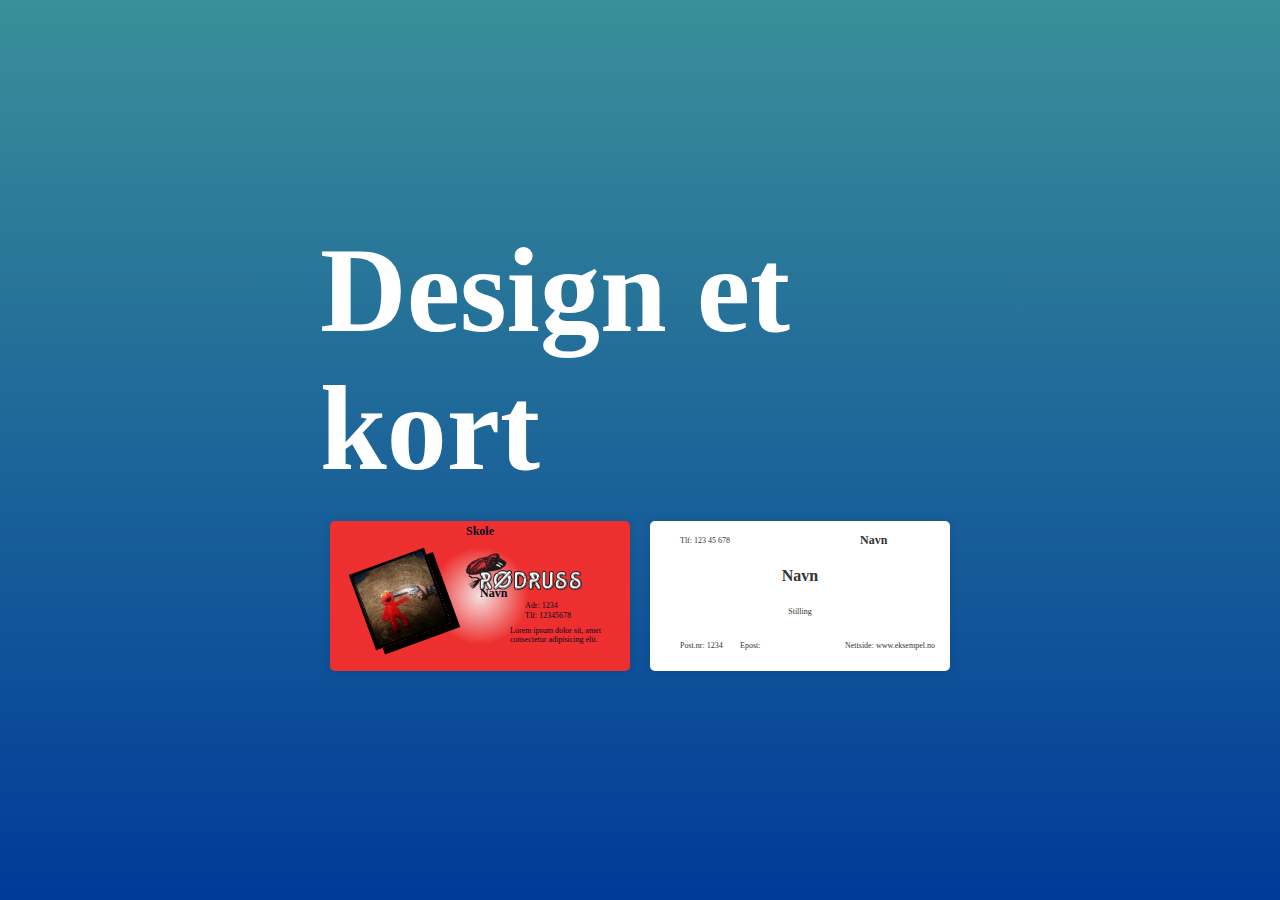
<file: visittkort oppgave/index-visitt.html>
<!DOCTYPE html>
<html lang="en">
<head>
  <meta charset="UTF-8">
  <meta http-equiv="X-UA-Compatible" content="IE=edge">
  <meta name="viewport" content="width=device-width, initial-scale=1.0">
  <link rel="stylesheet" href="style-visitt.css">
  <title>Document</title>
</head>
<body>
  <div class="bakgrunn"></div>
  <div class="overskrift">
    <h1>Design et kort</h1>
  </div>

  <div class="designboks">
    <!-- Design 1 -->
           <li><a href="./russekort/test-russekort.html" target="_blank"> <div id="design1" class="kort design1" >
              <div class="img-russ"><img src="rodruss.tittel-kopi.png" alt="rødruss"></div>
              <div class="img-russBilde"><img src="elmo-kopi.jpg" alt="elmo"></div>
              <h2 class="kort-navn"  >Navn</h2>
              <h2 class="kort-skole"   >Skole</h2>
              <p class="kort-postnummer" >Adr: 1234</p>
              <p class="kort-telefon" >Tlf: 12345678</p>
              <p class="kort-tekst" >Lorem ipsum dolor sit, amet consectetur adipisicing elit.  </p>
              
            </div></a></li>

      <!-- Design 2 -->
      <li><a href="./visittkort/test-style.html" target="_blank"><div id="design2" class="kort design2" >
              <h2 class="kort-navn"  >Navn</h2>
              <h2 class="kort-firma"  >Navn</h2>
              <p class="kort-stilling"  >Stilling</p>
              <p class="kort-postnummer" >Post.nr: 1234</p>
              <p class="kort-telefon" >Tlf: 123 45 678</p>
              <p class="kort-epost" >Epost: </p>
              <p class="kort-nettsted" >Nettside: www.eksempel.no</p>
            </div></a></li>
  </div>
</body>
</html>
</file>
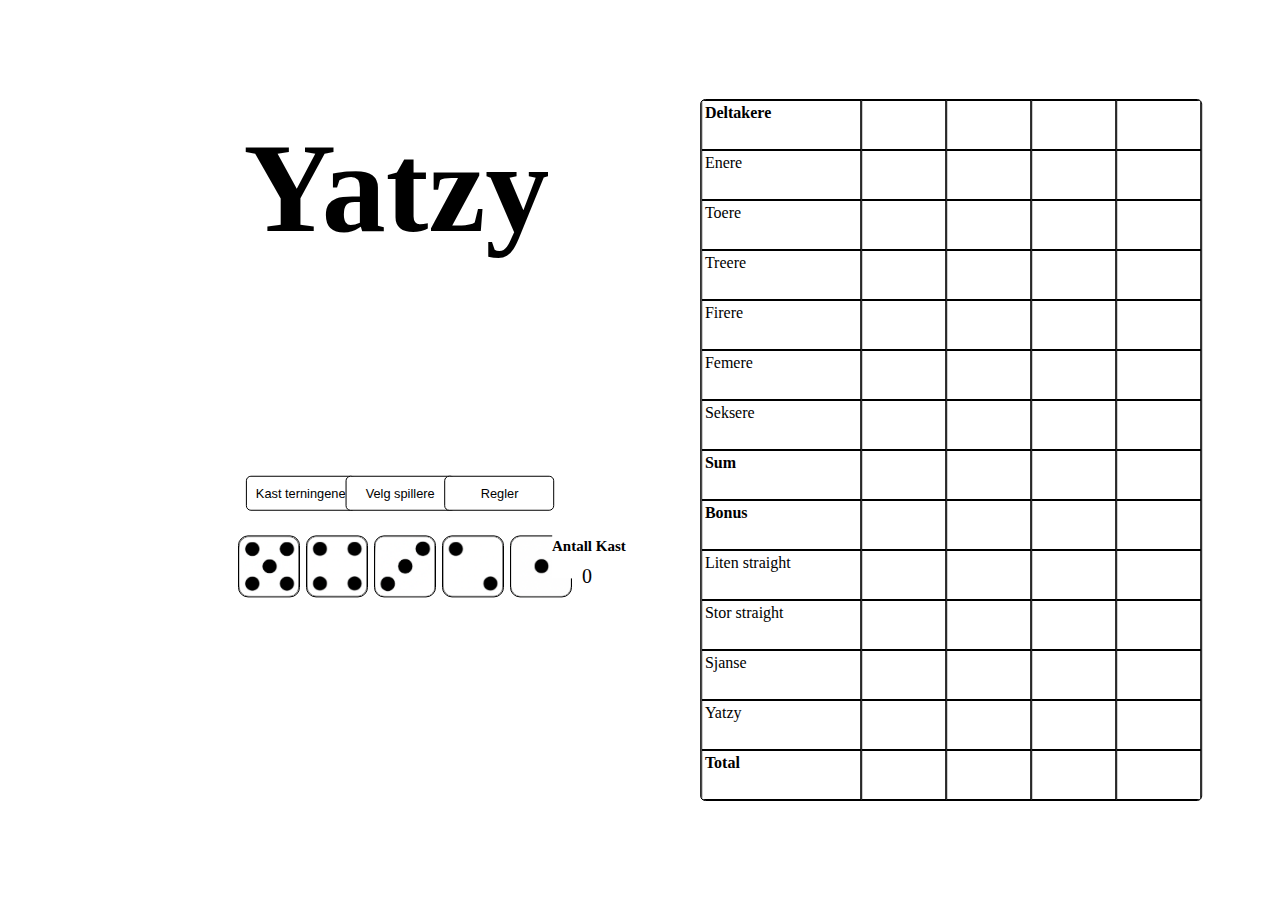
<file: Yatzy/yatzy-index.html>
<!DOCTYPE html>
<html lang="en">
<head>
  <meta charset="UTF-8">
  <meta http-equiv="X-UA-Compatible" content="IE=edge">
  <meta name="viewport" content="width=device-width, initial-scale=1.0">
  <link rel="stylesheet" href="yatzy.css">
  <link rel="icon" type="image/x-icon" href="favicon.ico">
  <title>Yatzy</title>
</head>
<body>
  <div class="overskrift">
    <h1>Yatzy</h1>
  </div>
  
  <section class="terninger">
    <!--terninger -->
    <div class="terning-container">
      <img class="terning" id="bilde1" src="terning1.png" data-verdi="1" onclick="byttFarge(1)">
    </div>

    <div class="terning-container">
      <img class="terning"  src="terning2.png" id="bilde2" data-verdi="2" onclick="byttFarge(2)">
    </div>
      <div class="terning-container">
      <img class="terning"  src="terning3.png" id="bilde3" data-verdi="3" onclick="byttFarge(3)">
    </div>
      <div class="terning-container">
      <img class="terning"  src="terning4.png" id="bilde4" data-verdi="4" onclick="byttFarge(4)">
    </div>
      <div class="terning-container">
      <img class="terning"  src="terning5.png" id="bilde5" data-verdi="5" onclick="byttFarge(5)">
    </div>
   </section>

   <div class="antallkast-container">
    <div class="tekst-antallkast">
      <h4>Antall Kast</h4>
    </div>
    <div id="antallkast" >0</div>
  </div>

   <!-- Knapp for å endre terning -->
   <button class="kast" id="kastTerning" >Kast terningene</button>
   <!-- Knapp for Velge spillere -->
   <button class="spillere" id="Spillere">Velg spillere</button>
   <!-- Knapp for Reglene -->
   <button class="regler" data-modal-target="#modal" >Regler</button>

   <section class="tabell">
    <!--Start scoreBoard-->
      <div><b>Deltakere</b></div>
      <div class="deltakere" id="deltaker1"></div>
      <div class="deltakere" id="deltaker2"></div>
      <div class="deltakere" id="deltaker3"></div>
      <div class="deltakere" id="deltaker4"></div>
      <div>Enere</div>
      <div class="rad1" onclick="EnTilSeks(1,1)"></div>
      <div class="rad1" onclick="EnTilSeks(1,2)"></div>
      <div class="rad1" onclick="EnTilSeks(1,3)"></div>
      <div class="rad1" onclick="EnTilSeks(1,4)"></div>
      <div>Toere</div>
      <div class="rad2" onclick="EnTilSeks(2,1)"></div>
      <div class="rad2" onclick="EnTilSeks(2,2)"></div>
      <div class="rad2" onclick="EnTilSeks(2,3)"></div>
      <div class="rad2" onclick="EnTilSeks(2,4)"></div>
      <div>Treere</div>
      <div class="rad3" onclick="EnTilSeks(3,1)"></div>
      <div class="rad3" onclick="EnTilSeks(3,2)"></div>
      <div class="rad3" onclick="EnTilSeks(3,3)"></div>
      <div class="rad3" onclick="EnTilSeks(3,4)"></div>
      <div>Firere</div>
      <div class="rad4" onclick="EnTilSeks(4,1)"></div>
      <div class="rad4" onclick="EnTilSeks(4,2)"></div>
      <div class="rad4" onclick="EnTilSeks(4,3)"></div>
      <div class="rad4" onclick="EnTilSeks(4,4)"></div>
      <div>Femere</div>
      <div class="rad5" onclick="EnTilSeks(5,1)"></div>
      <div class="rad5" onclick="EnTilSeks(5,2)"></div>
      <div class="rad5" onclick="EnTilSeks(5,3)"></div>
      <div class="rad5" onclick="EnTilSeks(5,4)"></div>
      <div>Seksere</div>
      <div class="rad6" onclick="EnTilSeks(6,1)"></div>
      <div class="rad6" onclick="EnTilSeks(6,2)"></div>
      <div class="rad6" onclick="EnTilSeks(6,3)"></div>
      <div class="rad6" onclick="EnTilSeks(6,4)"></div>
      <div><b>Sum</b></div>
      <div class="rad7" onclick="SumEn(7,1)"></div>
      <div class="rad7" onclick="SumEn(7,2)"></div>
      <div class="rad7" onclick="SumEn(7,3)"></div>
      <div class="rad7" onclick="SumEn(7,4)"></div>
      <div><b>Bonus</b></div>
      <div class="rad8" ></div>
      <div class="rad8" ></div>
      <div class="rad8" ></div>
      <div class="rad8" ></div>
      <div>Liten straight</div>
      <div class="rad9" onclick="litenStraight(9,1)"></div>
      <div class="rad9" onclick="litenStraight(9,2)"></div>
      <div class="rad9" onclick="litenStraight(9,3)"></div>
      <div class="rad9" onclick="litenStraight(9,4)"></div>
      <div>Stor straight</div>
      <div class="rad10" onclick="Straight(10,1)"></div>
      <div class="rad10" onclick="Straight(10,2)"></div>
      <div class="rad10" onclick="Straight(10,3)"></div>
      <div class="rad10" onclick="Straight(10,4)"></div>
      <div>Sjanse</div>
      <div class="rad11" onclick="Sjangse(11,1)"></div>
      <div class="rad11" onclick="Sjangse(11,2)"></div>
      <div class="rad11" onclick="Sjangse(11,3)"></div>
      <div class="rad11" onclick="Sjangse(11,4)"></div>
      <div>Yatzy</div>
      <div class="rad12" onclick="yatzy(12,1)"></div>
      <div class="rad12" onclick="yatzy(12,2)"></div>
      <div class="rad12" onclick="yatzy(12,3)"></div>
      <div class="rad12" onclick="yatzy(12,4)"></div>
      <div><b>Total</b></div>
      <div class="rad13" onclick="SumTo(13,1)"></div>
      <div class="rad13" onclick="SumTo(13,2)"></div>
      <div class="rad13" onclick="SumTo(13,3)"></div>
      <div class="rad13" onclick="SumTo(13,4)"></div>
    </section> 
    
    
    
    
    <!--Slutt scoreBoard-->

 
  
    
    
  
  <div id="modal" class="popup " >
    <div class="popup-overskrift">
       Yatzy-Regler
      <button data-close-button id="lukkRegler">&times;</button>
    </div>
    
    <div class="popup-tekst">
      <ol>
        <li>Enere – Gir samme antall poeng som antall øyne på enere</li>
        <li>Toere – Gir samme antall poeng som antall øyne på toere.</li>
        <li>Treere – Gir samme antall poeng som antall øyne på treere. </li>
        <li> Firere – Gir samme antall poeng som antall øyne på firere.</li>
          <li>Femmere – Gir samme antall poeng som antall øyne på femmere.</li>
          <li>Seksere – Gir samme antall poeng som antall øyne på seksere.</li>
          <li>SUM: Hvis du har 63 eller flere poeng fra 1,2,3,4,5,6 ("over streken"), får du 50 poeng i bonus.
            (63 poeng tilsvarer 3 enere, 3 toere, 3 treere, 3 firere, 3 femmere og 3 seksere.)</li>
          <li>Liten straight – Kombinasjonen 1-2-3-4-5, gir 15 poeng.</li>
         <li>Stor straight – Kombinasjonen 2-3-4-5-6, gir 20 poeng.</li>
         <li>Sjanse – Vilkårlig kombinasjon, gir samme antall poeng som øyne.</li>
         <li>Yatzy – Fem like terninger, gir 50 poeng.</li>
      </ol>
    </div>
  </div>

  <div  id="overlay"></div>

  
 
  <script src="yatzy.js"></script>
</body>
</html>
</file>
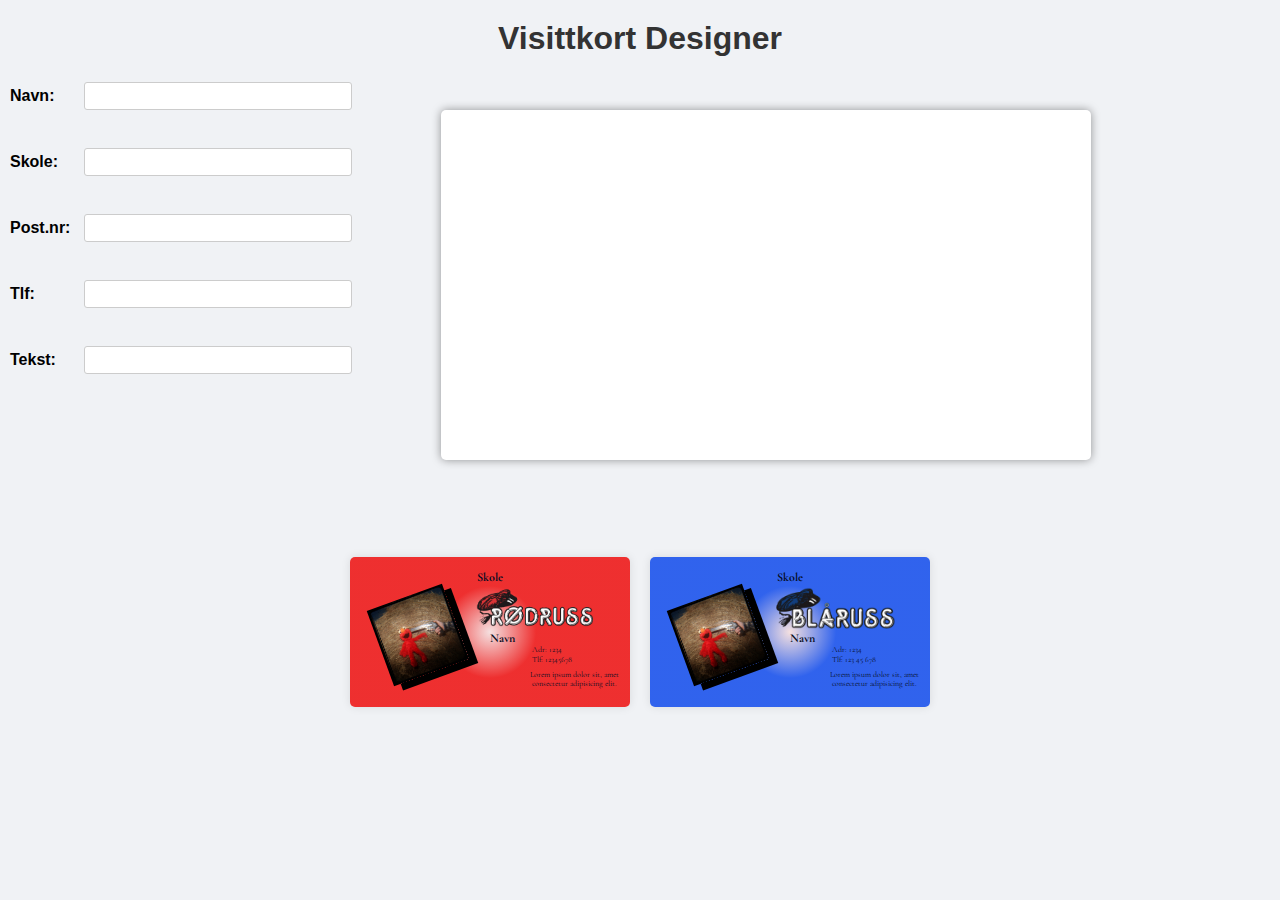
<file: visittkort oppgave/russekort/test-russekort.html>
<!DOCTYPE html>
<html lang="no">
<head>
    <meta charset="UTF-8">
    <meta name="viewport" content="width=device-width, initial-scale=1.0">
    <title>Visittkort Designer</title>
    <link rel="stylesheet" href="test-style.css">
    <link rel="preconnect" href="https://fonts.googleapis.com"> 
<link rel="preconnect" href="https://fonts.gstatic.com" crossorigin> 
<link href="https://fonts.googleapis.com/css2?family=Cormorant+Garamond:ital,wght@0,500;1,300;1,500&family=Poppins:wght@100;300;400;500;600;700;900&display=swap" rel="stylesheet">
</head>
<body>
    <h1>Visittkort Designer</h1>

    <form id="kortSkjema">
      <section class="informasjon">
        <label for="navn">Navn:</label>
        <input type="text" id="navn" required><br><br>

        <label for="navn">Skole:</label>
        <input type="text" id="skole" required><br><br>

        <label for="postnummer">Post.nr:</label>
        <input type="text" id="postnummer" required><br><br>

        <label for="telefon">Tlf:</label>
        <input type="text" id="telefon" required><br><br>

        <label for="tekst">Tekst:</label>
        <input type="text" id="tekst" required><br><br>
      </section>

    
          <section class="design-boks">
           <!-- Design 1 -->
            <div id="design1" class="kort design1" onclick="velgDesign('design1')">
              <div class="img-russ"><img src="rodruss.tittel.png" alt="rødruss"></div>
              <div class="img-russBilde"><img src="elmo.jpg" alt="elmo"></div>
              <h2 class="kort-navn" data-font-størrelse="25px" >Navn</h2>
              <h2 class="kort-skole" data-font-størrelse="25px"  >Skole</h2>
              <p class="kort-postnummer" data-font-størrelse="15px">Adr: 1234</p>
              <p class="kort-telefon" data-font-størrelse="15px">Tlf: 12345678</p>
              <p class="kort-tekst" data-font-størrelse="15px">Lorem ipsum dolor sit, amet consectetur adipisicing elit.  </p>
              
            </div>

            <!-- Design 2 -->
            <div id="design2" class="kort design2"  onclick="velgDesign('design2')">
              <div class="img-russ"><img src="blaaruss.tittel.png" alt="blåruss"></div>
              <div class="img-russBilde"><img src="elmo.jpg" alt="elmo"></div>
              <h2 class="kort-navn" data-font-størrelse="25px" >Navn</h2>
              <h2 class="kort-skole" data-font-størrelse="25px" >Skole</h2>
              <p class="kort-postnummer" data-font-størrelse="15px">Adr: 1234</p>
              <p class="kort-telefon" data-font-størrelse="15px">Tlf: 123 45 678</p>
              <p class="kort-tekst" data-font-størrelse="15px">Lorem ipsum dolor sit, amet consectetur adipisicing elit.</p>
              
            </div>

            
     
    </form>

    
    
    <section class="kort-boks">
      <div id="valgtKort" class="kort" style="box-shadow: 0px 0px 10px rgba(0, 0, 0, 0.4); width: 650px; height: 350px;"></div>

      
      
    </section>


    <script>


function velgDesign(design) {
  valgtDesign = design;

  const designalternativer = ['design1', 'design2'];
  designalternativer.forEach(d => {
    document.getElementById(d).classList.remove('valgt');
  });

  document.getElementById(valgtDesign).classList.add('valgt');

  const valgtKort = document.getElementById("valgtKort");
  valgtKort.className = `kort ${valgtDesign}`;

  valgtKort.innerHTML = document.getElementById(valgtDesign).innerHTML;

  const tekstElementer = valgtKort.querySelectorAll(".kort-navn, .kort-skole, .kort-postnummer, .kort-telefon, kort-tekst");
  tekstElementer.forEach(element => {
    const fontStørrelse = element.dataset.fontStørrelse;
    element.style.fontSize = fontStørrelse;

  });

  valgtKort.querySelector('.kort-navn').textContent = document.getElementById("navn").value;
  valgtKort.querySelector('.kort-skole').textContent = document.getElementById("skole").value;
  valgtKort.querySelector('.kort-postnummer').textContent = `Adr: ${document.getElementById("postnummer").value}`;
  valgtKort.querySelector('.kort-telefon').textContent = `Tlf: ${document.getElementById("telefon").value}`;
  valgtKort.querySelector('.kort-tekst').textContent = document.getElementById("tekst").value;

  
  const imgRuss = valgtKort.querySelector('.img-russ img');
  imgRuss.style.width = "300px"; 
  
  const imgRussBilde = valgtKort.querySelector('.img-russBilde img');
  imgRussBilde.style.height = "200px"; 
  
}


















    </script>
</body>
</html>
</file>
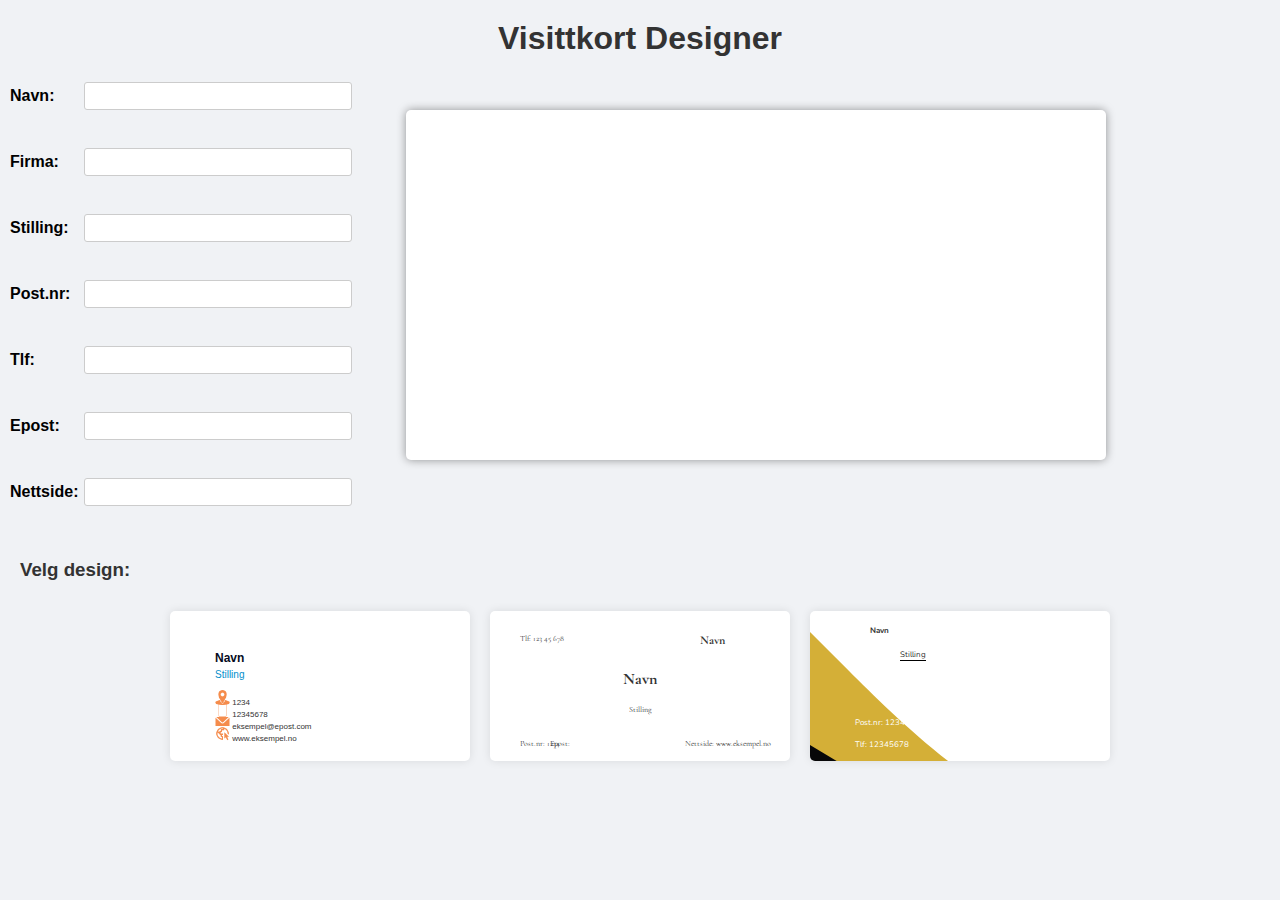
<file: visittkort oppgave/visittkort/test-style.html>
<!DOCTYPE html>
<html lang="no">
<head>
    <meta charset="UTF-8">
    <meta name="viewport" content="width=device-width, initial-scale=1.0">
    <title>Visittkort Designer</title>
    <link rel="stylesheet" href="test-style.css">
    <link rel="preconnect" href="https://fonts.googleapis.com"> 
<link rel="preconnect" href="https://fonts.gstatic.com" crossorigin> 
<link href="https://fonts.googleapis.com/css2?family=Cormorant+Garamond:ital,wght@0,500;1,300;1,500&family=Poppins:wght@100;300;400;500;600;700;900&display=swap" rel="stylesheet">
<link rel="preconnect" href="https://fonts.googleapis.com"> 
<link rel="preconnect" href="https://fonts.gstatic.com" crossorigin> 
<link href="https://fonts.googleapis.com/css2?family=Nunito:ital,wght@1,300&family=Poppins:wght@100;300;400;500;600;700;900&display=swap" rel="stylesheet">
</head>
<body>
    <h1>Visittkort Designer</h1>

    <form id="kortSkjema">
      <section class="informasjon">
        <label for="navn">Navn:</label>
        <input type="text" id="navn" required><br><br>

        <label for="navn">Firma:</label>
        <input type="text" id="firma" required><br><br>

        <label for="stilling">Stilling:</label>
        <input type="text" id="stilling" required><br><br>

        <label for="postnummer">Post.nr:</label>
        <input type="text" id="postnummer" required><br><br>

        <label for="telefon">Tlf:</label>
        <input type="text" id="telefon" required><br><br>

        <label for="epost">Epost:</label>
        <input type="email" id="epost" required><br><br>

        <label for="nettsted">Nettside:</label>
        <input type="url" id="nettsted" required><br><br>
      </section>

        <h3>Velg design:</h3>
          <section class="design-boks">
           <!-- Design 1 -->
            <div id="design1" class="kort design1" onclick="velgDesign('design1')">
              <h2 class="kort-navn" data-font-størrelse="30px" >Navn</h2>
              <h2 class="kort-firma" data-font-størrelse="25px" style="display:none;" >Navn</h2>
              <p class="kort-stilling" data-font-størrelse="20px">Stilling</p>
              <p class="kort-postnummer" data-font-størrelse="15px"><img class="img-design1-postnr" src="[data-uri]"> 1234</p>
              <p class="kort-telefon" data-font-størrelse="15px"><img class="img-design1-tlf" src="[data-uri]"> 12345678</p>
              <p class="kort-epost" data-font-størrelse="15px"><img class="img-design1-mail" src="[data-uri]"> eksempel@epost.com</p>
              <p class="kort-nettsted" data-font-størrelse="15px"><img class="img-design1-nettsted" src="[data-uri]"> www.eksempel.no</p>
            </div>

            <!-- Design 2 -->
            <div id="design2" class="kort design2"  onclick="velgDesign('design2')">
              <h2 class="kort-navn" data-font-størrelse="40px" >Navn</h2>
              <h2 class="kort-firma" data-font-størrelse="25px" >Navn</h2>
              <p class="kort-stilling" data-font-størrelse="20px" >Stilling</p>
              <p class="kort-postnummer" data-font-størrelse="20px">Post.nr: 1234</p>
              <p class="kort-telefon" data-font-størrelse="20px">Tlf: 123 45 678</p>
              <p class="kort-epost" data-font-størrelse="20px">Epost: </p>
              <p class="kort-nettsted" data-font-størrelse="20px">Nettside: www.eksempel.no</p>
            </div>

            <!-- Design 3 -->
            <div id="design3" class="kort design3"  onclick="velgDesign('design3')">
              <h2 class="kort-navn" data-font-størrelse="35px">Navn</h2>
              <h2 class="kort-firma" data-font-størrelse="25px" style="display: none;"></h2>
              <p class="kort-stilling" data-font-størrelse="20px">Stilling</p>
              <p class="kort-postnummer" style="color:white ;" data-font-størrelse="20px">Post.nr: 1234</p>
              <p class="kort-telefon" style="color:white ;" data-font-størrelse="20px">Tlf: 12345678</p>
              <p class="kort-epost" style="color:white ;" data-font-størrelse="20px">Epost: eksempel@epost.com</p>
              <p class="kort-nettsted" style="color:white ;" data-font-størrelse="20px">Nettside: www.eksempel.no</p>
            </div>

          </section>
     
    </form>

    
    
    <section class="kort-boks">
      <div id="valgtKort" class="kort" style="box-shadow: 0px 0px 10px rgba(0, 0, 0, 0.4); width: 700px; height: 350px;"></div>
    </section>


    <script>


function velgDesign(design) {
  valgtDesign = design;

  const designalternativer = ['design1', 'design2', 'design3'];
  designalternativer.forEach(d => {
    document.getElementById(d).classList.remove('valgt');
  });

  document.getElementById(valgtDesign).classList.add('valgt');

  const valgtKort = document.getElementById("valgtKort");
  valgtKort.className = `kort ${valgtDesign}`;

  valgtKort.innerHTML = document.getElementById(valgtDesign).innerHTML;

  const tekstElementer = valgtKort.querySelectorAll(".kort-navn, .kort-firma, .kort-stilling, .kort-postnummer, .kort-telefon, .kort-epost, .kort-nettsted");
  tekstElementer.forEach(element => {
    const fontStørrelse = element.dataset.fontStørrelse;
    element.style.fontSize = fontStørrelse;
  });

  valgtKort.querySelector('.kort-navn').textContent = document.getElementById("navn").value;
  valgtKort.querySelector('.kort-firma').textContent = document.getElementById("firma").value;
  valgtKort.querySelector('.kort-stilling').textContent = document.getElementById("stilling").value;
  valgtKort.querySelector('.kort-postnummer').textContent = `Post.nr: ${document.getElementById("postnummer").value}`;
  valgtKort.querySelector('.kort-telefon').textContent = `Tlf: ${document.getElementById("telefon").value}`;
  valgtKort.querySelector('.kort-epost').textContent = `Epost: ${document.getElementById("epost").value}`;
  valgtKort.querySelector('.kort-nettsted').textContent = `Nettside: ${document.getElementById("nettsted").value}`;
}















    </script>
</body>
</html>
</file>
<file: java/style.css>
*{
  background-color:rgb(26, 26, 26);
  z-index: -1;
}


.form{
  position: absolute;
  top: 50%;
  left: 50%;
  transform: translate(-50%,-50%);
  width: 600px;
  padding: 40px 30px;
  border-radius: 10px;
  background-color: white;
  box-shadow: 0px 0px 30px rgba(255, 253, 253, .25);
  text-align: center;
}


label{
background-color: white;

font-size: 30px;


}


input{
  background-color:white ;
  display: block;
  width: 95%;
  margin-top: 10px;
  padding: 12px;
  border-radius: 5px;
  font-size: 15px;
  text-align: center;
}

.knapp{
  background-color: white;
  color: black;
  border: none;
  border: 1px solid black;
  width: 150px;
  height: 35px;
  border-radius: 5px;
  transition: 300ms;
  margin-top: 15px;
  margin-bottom: -10px;

}

.knapp:hover{
  cursor: pointer;
  transform: scale(1.1);
  border-radius: 20px;
  background-color:rgb(26, 26, 26);
  color: white;
}

.tekst{
  position: absolute;
  top: 75%;
  left: 50%;
  transform: translate(-50%,-75%);
  font-size:30px ;
  color: rgb(255, 255, 255);
  
}
</file>
<file: Uke-39/style.css>
/*Index*/
#index h1{
  font-size: 4rem; 
  color: rgb(21, 144, 211);
  margin-bottom: 30px;
  
}

#index span{
  color: black;
}

#index i{
  font-size:2rem;
  
  
}

#index li{
  font-size: 4rem;
  margin-top: 30px;
  list-style: none;
  
}

#index a{
  color:black;
  text-decoration: none;
  padding: 10px 10px;
  padding-top: 10px;
  padding-bottom: 10px;
  background-color: rgb(186, 185, 185);
  
}

#index a:hover{
  font-size: 4.2rem;
  transition: 0.2s;
  border-radius:10px ;

}

#index a:active{
  color:yellow;
  font-size: 4.6rem;
}


/*Slutt index*/
</file>
<file: Yatzy/yatzy.css>
.overskrift{
  position: absolute;
  top: 5%;
  left: 25%;
  transform: translate(-25%,-5%);
  font-size: 4em;
  z-index: -1;
}



/*Tabell*/
.tabell{
  display: grid;
  grid-gap: 0;
  grid-template-columns:1.5fr repeat(4,0.8fr);
  width: 500px;
  height: 700px;
  max-width:80%;
  max-height:80% ;
  border: 1px solid black;
  border-radius: 5px;
  overflow: hidden;
  position: absolute;
  top: 50%;
  left: 90%;
  transform: translate(-90%,-50%);
  z-index: -1;
}

.tabell>div{
  border: 0.1vh solid black;
  padding: 0.3vh;
  
}
/*Slutt Tabell*/


/*Terning*/
.terninger{
  position: absolute;
  top: 55%;
  left: 25%;
  transform: translate(-25%,55%);
  z-index: -1;
}
.terning{
  width: 100%;
  height: 100%;
  background-color: black;
  border-radius: 10px;
 
}

.terning-container{
  width: 60px;
  height: 60px;
  border: 1px solid black;
  border-radius: 10px;
  display: flex;
  float: right;
  margin: 3px;
  
}

/*slutt Terning*/

/*Kaste knapp*/

.kast{
  border: 1px solid black;
  background-color: white;
  width:110px;
  height: 35px;
  border-radius: 5px;
  font-size: 0.80em;
  position: absolute;
  top: 55%;
  left: 21%;
  transform: translate(-21%,-55%);
  transition: 200ms ease-in-out;
  z-index: -1;
}

/*spiller knapp*/

.spillere{
  border: 1px solid black;
  background-color: white;
  width:110px;
  height: 35px;
  border-radius: 5px;
  font-size: 0.80em;
  position: absolute;
  top: 55%;
  left: 29.5%;
  transform: translate(-29.5%,-55%);
  transition: 200ms ease-in-out;
  z-index: -1;
}

/* regel knapp*/
.regler{
  border: 1px solid black;
  background-color: white;
  width:110px;
  height: 35px;
  border-radius: 5px;
  font-size: 0.80em;
  position: absolute;
  top: 55%;
  left: 38%;
  transform: translate(-38%,-55%);
  transition: 200ms ease-in-out;
  z-index: -1;
}

/*hva som skjer når man holder over knappene*/
.kast:hover,.spillere:hover,.regler:hover{
  width:115px ;
  height: 40px;
  z-index: 4;
}

/*div til antall kast*/
.antallkast-container{
  width: 80px;
  height: 60px;
  background-color: white;
  position: absolute;
  top: 54%;
  left: 46%;
  transform: translate(-46%,54%);
  z-index: -1;
}

.tekst-antallkast{
  font-size: 15px;
}

#antallkast{
  margin-top: -10px;
  margin-left: 30px;
  font-size: 20px;
}

.rad1,.rad2,.rad3,.rad4,.rad5,.rad6,.rad7,.rad8,.rad9,.rad10,
.rad11,.rad12,.rad13,.rad14,.rad15,.rad16,.rad17,.rad18{
  text-align: center;
  
}

/*popup boks*/


.popup{
  position: fixed;
  top: 50%;
  left: 50%;
  transform: translate(-50%,-50%) scale(0);
  transition: 200ms ease-in-out;
  width:600px;
  height: 610px;
  background-color: rgb(255, 255, 255);
  border: 2px solid black;
  border-radius: 5px;
  z-index: 5;
}

.popup.active{
  transform: translate(-50%,-50%) scale(1);
}


.popup-tekst{
  font-size: 1.2em;
}


.popup-overskrift{
  margin-left: 210px;
  margin-top: 4%;
  font-size: 2rem;
  
}

#lukkRegler{
  cursor: pointer;
  border: none;
  outline: none;
  background: none;
  font-size: 1.4rem;
  position: fixed;
  top: 4%;
  left: 90%;

}


li{
  margin-bottom: 20px;
}


#overlay{
  position: fixed;
  opacity: 0;
  top: 0;
  left: 0;
  z-index: 1;
  width: 100vw;
  height: 100vh;
  background: rgba(0, 0, 0, 0.7);
  pointer-events: none;
}

#overlay.active{
  opacity: 1;
  pointer-events: all;
}
</file>
<file: Github IT1/style.css>
*{
  padding:0;
  margin:0;
  box-sizing: border-box;
}

html{
  font-size: 10px;
  font-family:'montserrat', sans-serif ;
  scroll-behavior: smooth;
}
a{
  text-decoration: none;
}

.container{
  min-height:100vh;
  width:100%;
  display:flex;
  align-items:center;
  justify-content: center;
}
.section-title{
  font-size: 4rem;
  font-weight: 300;
  color:black;
  margin-bottom: 10px;
  text-transform: uppercase;
  letter-spacing: 0.2rem;
  text-align: center;
}
.section-title-span{
  color:rgb(214, 154, 45);
}

.brand h1{
  font-size: 3rem;
  text-transform: uppercase;
  color: white;
}
.brand h1 span{
  color: crimson;
}


/*Header Section*/
#header{
  position: fixed;
  z-index: 1000;
  left:0;
  top:0;
  width: 100vw;
  height: auto;
}
#header .header{
  min-height: 8vh;
  background-color: rgba(31, 30, 30, 0.24);
}

#header .nav-bar{
  display: flex;
  align-items: center;
  justify-content: space-between;
  width: 100%;
  height:100%;
  max-width: 1300px;
  padding: 0 10px;
}



#header .nav-list ul{
  list-style: none;
  position: absolute;
  background-color: rgb(31, 30, 30);
  width:100vw;
  height:100vh;
  left:100%;
  top:0;
  display: flex;
  flex-direction: column;
  justify-content: center;
  align-items: center;
  z-index: 1;
  overflow-x: hidden;
  transition: 0.5s ease left;


}
#header .nav-list ul.active{
  left: 0;
}

#header .nav-list ul a{
  font-size: 2.5rem;
  font-weight: 500;
  letter-spacing: 0.2rem;
  text-decoration: none;
  color: white;
  text-transform: uppercase;
  padding: 20px;
  display:block;
}
#header .nav-list ul a::after{
  content: attr(data-after);
  position: absolute;
  top: 50%;
  left:50%;
  transform: translate(-50%, -50%) scale(0);
  color: rgba(240, 248, 255, 0.021);
  font-size: 13rem;
  letter-spacing: 50px;
  z-index:-1;
  transition: 0.3s ease letter-spacing;
}

#header .nav-list ul li:hover a::after{
  transform: translate(-50%, -50%) scale(1);
  letter-spacing: initial;

}
#header .nav-list ul li:hover a{
  color:crimson;
}

#header .hamburger{
  height: 60px;
  width: 60px;
  display: inline-block;
  border: 3px solid white;
  border-radius: 50%;
  position: relative;
  display: flex;
  align-items: center;
  justify-content: center;
  z-index: 100;
  cursor: pointer;
  margin-top: 10px;
  margin-bottom: 10px;
 
  

}
#header .hamburger:after {
  position: absolute;
  content: '';
  height: 100%;
  width:100%;
  border-radius: 50%;
  border: 3px solid white;
  animation: hamburger_puls 1s ease infinite;
}

#header .hamburger .bar{
  height: 2px;
  width:30px;
  position: relative;
  background-color: white;
  z-index: -1;
  
  

}

#header .hamburger .bar::after,
#header .hamburger .bar::before{
  content: '';
  position: absolute;
  height: 100%;
  width:100%;
  left:0;
  background-color: white;
  transition: 0.3s ease;
  transition-property: top, bottom;
}

#header .hamburger .bar::after{
  top: 8px;
}

#header .hamburger .bar::before{
  bottom:8px;
}
#header .hamburger.active .bar::before{
  bottom:0;
}

#header .hamburger.active .bar::after{
  top:0;
}




/*Header Section*/
/* hero section */
#hero{
  background-image: url(eth2.jpg);
  background-size: cover;
  background-position: left center;
  position: relative;
  z-index: 1;
}
#hero::after{
  content: '';
  position: absolute;
  left:0;
  top:0;
  height: 100%;
  width:100%;
  background-color: black;
  opacity: 0.3;
  z-index: -1;

}

#hero .hero{
  max-width: 1650px;
  margin:0 auto;
  padding:0 50px;
  justify-content: flex-start;
}
#hero h1{
  display: block;
  width: fit-content;
  font-size: 4rem;
  position: relative;
  color:transparent;
  animation: text_reveal 0.5s ease forwards;
  animation-delay: 1.3s;
}
#hero h1 span{
  position: absolute;
  top:0;
  left:0;
  height:100%;
  width: 0;
  background-color: crimson;
  animation: text_reveal_box 1s ease;
  animation-delay: 1s;
}

#hero .button-1{
  display: inline-block;
  padding: 10px 30px;
  color:white;
  background-color: transparent;
  border: 2px solid crimson;
  font-size:2rem;
  text-transform: uppercase;
  letter-spacing: 0.1rem;
  margin-top:30px;
  transition: 0.3s ease background-color;
  transition-property: background-color, color;

}

#hero .cta:hover {
  color: white;
  background-color: crimson;
  cursor: pointer;
}
p{
  font-size: 1.5rem;
  line-height:1.9rem;
  font-weight: 300;
  letter-spacing: 0.05rem;
}
/* end hero section */

/* Servises section*/

#serrvices{

}
#services .services{
  flex-direction: column;
  text-align: center;
  max-width: 1500px;
  margin:0 auto;
  padding:100px 0;
}


#services .service-top p{
  font-size: 1.4rem;
  margin-top: 5px;
  line-height: 2.5rem;
  font-weight:300px;
  letter-spacing: 0.05rem;
  margin-left: 15px;
  margin-right: 15px;
  
}
#services .service-Bottom{
  display:flex;
  align-items:center;
  justify-content: center;
  flex-wrap: wrap;

}
#services .service-Bottom p{
  font-size: 1.4rem;
  margin-top: 5px;
  line-height: 2.5rem;
  font-weight:300px;
  letter-spacing: 0.05rem;
  color:rgb(216, 216, 216);

}




#services .service-item{
  flex-basis: 80%;
  display: flex;
  align-items: flex-start;
  justify-content: center;
  flex-direction: column;
  padding: 60px;
  border-radius: 15px;
  background-image: url(eth3.jpg);
  background-size: cover;
  margin:10px 5%;
  position: relative;
  z-index: 1;
  color:rgb(214, 154, 45);
}
#services .service-item::after{
  content: '';
  position: absolute;
  left:0;
  top:0;
  height:100%;
  width: 100%;
  background-image:linear-gradient(60deg, #29323c 0%, #485563 100%);
  opacity: 0.7;
  z-index:-1;
  border-radius:15px;
}
.services .service-Bottom .icon{
  height:50px;
  width:50px;
  margin-bottom: 20px;
}

#services .service-Bottom .icon img{
  height:100%;
  width:100%;
  object-fit: cover;

}
#services .service-item h2{
  margin-bottom: 10px;
  text-transform: uppercase;
}

#services .service-item p{
  text-align: left;
  line-height: 1.9rem;
  font-size: 1.5rem;
}
/* end Services section*/

/*Projects Section*/
#projects .projects{
  flex-direction: column;
  max-width: 1200px;
  margin:0 auto;
  padding: 100px 0;
}

#projects .projects-header h1{
  margin-bottom: 50px;
  


}

#projects .all-projects{
  display: flex;
  align-items: center;
  justify-content: center;
  flex-direction: column;
}

#projects .project-item{
  display: flex;
  align-items: center;
  justify-content: center;
  flex-direction: column;
  width: 80%;
  margin:20px auto;
  overflow: hidden;
  border-radius: 10px;
}

#projects .project-info{
  padding: 30px;
  flex-basis: 50%;
  height:100%;
  display: flex;
  align-items: flex-start;
  justify-content: center;
  flex-direction: column;
  background-image: linear-gradient(60deg, #29323c 0%, #485563 100%) ;
  color: white;
  
}

#projects .project-info h1{
  font-size: 4rem;
  font-weight:500
}

#projects .project-info h2{
  font-size: 1.8rem;
  font-weight: 500;
  margin-top: 10px;
}

#projects .project-img{
  flex-basis: 50%;
  height: 300px;
  overflow: hidden;
  width: 1100px;
  position: relative;
}
#projects .project-img::after{
  content: '';
  position: absolute;
  left:0;
  top:0;
  height:100%;
  width:100%;
  background-image: linear-gradient(60deg, #29323c 0%, #485563 100%) ;
  opacity: 0.4;

}
#prodjects .project-img img{
  transition: 0.3 ease transform;
}
#projects .project-item:hover .project-img img{
  transform: scale(1.1);

}
/*End Projects Section*/

/*About Section*/
  #about .about{
    text-align: center;
    max-width: 1200px;
    margin: 0 auto;
    padding:100px 20px;
  }
  #about .col-left{
    width: 250px;
    height:360px;
    

  }
  #about .col-right{
    width: 100%;
    text-align: left;
  }

  #about .col-right h2{
    font-size: 1.8rem;
    font-weight: 500;
    letter-spacing: 0.2rem;
    margin-bottom: 10px;
    text-align: left;
    margin-left:50px;


  }
  #about .col-right h1{
    text-align: left;
    margin-left: 47px;
  }
  #about .col-right p{
    margin-bottom: 20px;
    letter-spacing: 0.2rem;
    margin-left: 50px;

  }
  #about .col-left .about-img {
    height:100%;
    width:100%;
    position: relative;
    border: 20px solid white;
  }

  #about .col-left .about-img::after{
    content: '';
    position: absolute;
    left: -33px;
    top: 28px;
    height:98%;
    width:98%;
    border:7px solid crimson;
    z-index: -1;
  }
/*End About Section*/

.n{
  color: crimson;
  
}
.rigg{
  margin-left:10px;
  color: crimson;
  
}

.s{
  color: crimson;
} 

.img-penger{
  width: 250px;
  height: 320px;
  margin-right: 20px;
  background-size: 200%;
  background-position: center;
  margin-bottom: 20px;
}


/*keyframes*/
@keyframes hamburger_puls {
  0%{
    opacity: 1;
    transform: scale(1);
  }
  100%{
    opacity: 0;
    transform: scale(1.7);
  }
}
@keyframes text_reveal_box{
  50%{
    width:100%;
    left:0;
  }
  100%{
    width:0;
    left:100%;
  }
}

@keyframes text_reveal{
  100%{
    color:white;
  }
}

/* end keyframes*/
</file>
<file: Github IT1/style2.css>
*{
  padding:0;
  margin:0;
  box-sizing: border-box;
}

html{
  font-size: 10px;
  font-family:'montserrat', sans-serif ;
  scroll-behavior: smooth;
}
a{
  text-decoration: none;
}

.container{
  min-height:100vh;
  width:100%;
  display:flex;
  align-items:center;
  justify-content: center;
}
.section-title{
  font-size: 4rem;
  font-weight: 300;
  color:black;
  margin-bottom: 10px;
  text-transform: uppercase;
  letter-spacing: 0.2rem;
  text-align: center;
}
.section-title-span{
  color:rgb(214, 154, 45);
}

.brand h1{
  font-size: 3rem;
  text-transform: uppercase;
  color: white;
}
.brand h1 span{
  color: crimson;
}

/*Header Section*/
#header{
  position: fixed;
  z-index: 1000;
  left:0;
  top:0;
  width: 100vw;
  height: auto;
}
#header .header{
  min-height: 8vh;
  background-color: rgba(31, 30, 30, 0.24);
}
#header .nav-bar{
  display: flex;
  align-items: center;
  justify-content: space-between;
  width: 100%;
  height:100%;
  max-width: 1300px;
  padding: 0 10px;
}



#header .nav-list ul{
  list-style: none;
  position: absolute;
  background-color: rgb(31, 30, 30);
  width:100vw;
  height:100vh;
  left:100%;
  top:0;
  display: flex;
  flex-direction: column;
  justify-content: center;
  align-items: center;
  z-index: 1;
  overflow-x: hidden;
  transition: 0.5s ease left;


}
#header .nav-list ul.active{
  left: 0;
}

#header .nav-list ul a{
  font-size: 2.5rem;
  font-weight: 500;
  letter-spacing: 0.2rem;
  text-decoration: none;
  color: white;
  text-transform: uppercase;
  padding: 20px;
  display:block;
}
#header .nav-list ul a::after{
  content: attr(data-after);
  position: absolute;
  top: 50%;
  left:50%;
  transform: translate(-50%, -50%) scale(0);
  color: rgba(240, 248, 255, 0.021);
  font-size: 13rem;
  letter-spacing: 50px;
  z-index:-1;
  transition: 0.3s ease letter-spacing;
}

#header .nav-list ul li:hover a::after{
  transform: translate(-50%, -50%) scale(1);
  letter-spacing: initial;

}
#header .nav-list ul li:hover a{
  color:crimson;
}

#header .hamburger{
  height: 60px;
  width: 60px;
  display: inline-block;
  border: 3px solid white;
  border-radius: 50%;
  position: relative;
  display: flex;
  align-items: center;
  justify-content: center;
  z-index: 100;
  cursor: pointer;
  margin-top: 10px;
  margin-bottom: 10px;
 
  

}
#header .hamburger:after {
  position: absolute;
  content: '';
  height: 100%;
  width:100%;
  border-radius: 50%;
  border: 3px solid white;
  animation: hamburger_puls 1s ease infinite;
}

#header .hamburger .bar{
  height: 2px;
  width:30px;
  position: relative;
  background-color: white;
  z-index: -1;
  
  

}

#header .hamburger .bar::after,
#header .hamburger .bar::before{
  content: '';
  position: absolute;
  height: 100%;
  width:100%;
  left:0;
  background-color: white;
  transition: 0.3s ease;
  transition-property: top, bottom;
}

#header .hamburger .bar::after{
  top: 8px;
}

#header .hamburger .bar::before{
  bottom:8px;
}
#header .hamburger.active .bar::before{
  bottom:0;
}

#header .hamburger.active .bar::after{
  top:0;
}


/*Header Section*/

/* hero section */
#hero{
  background-image: url(btc.jpg);
  background-size: cover;
  background-position: left center;
  position: relative;
  z-index: 1;
}
#hero::after{
  content: '';
  position: absolute;
  left:0;
  top:0;
  height: 100%;
  width:100%;
  background-color: black;
  opacity: 0.3;
  z-index: -1;

}

#hero .hero{
  max-width: 1650px;
  margin:0 auto;
  padding:0 50px;
  justify-content: flex-start;
}
#hero h1{
  display: block;
  width: fit-content;
  font-size: 4rem;
  position: relative;
  color:transparent;
  animation: text_reveal 0.5s ease forwards;
  animation-delay: 1.3s;
}
#hero h1 span{
  position: absolute;
  top:0;
  left:0;
  height:100%;
  width: 0;
  background-color: crimson;
  animation: text_reveal_box 1s ease;
  animation-delay: 1s;
}

#hero .button-1{
  display: inline-block;
  padding: 10px 30px;
  color:white;
  background-color: transparent;
  border: 2px solid crimson;
  font-size:2rem;
  text-transform: uppercase;
  letter-spacing: 0.1rem;
  margin-top:30px;
  transition: 0.3s ease background-color;
  transition-property: background-color, color;

}

#hero .cta:hover {
  color: white;
  background-color: crimson;
  cursor: pointer;
}
p{
  font-size: 1.5rem;
  line-height:1.9rem;
  font-weight: 300;
  letter-spacing: 0.05rem;
}
/* end hero section */

/*Projects Section*/
#projects .projects{
  flex-direction: column;
  max-width: 350px;
  margin:0 auto;
  padding: 100px 0;
}

#projects .projects-header h1{
  margin-bottom: 50px;
  


}

#projects .all-projects{
  display: flex;
  align-items: center;
  justify-content: center;
  flex-direction: row;
}

#projects .project-item{
  display: flex;
  align-items: center;
  justify-content: center;
  flex-direction: column;
  width: 80%;
  margin:20px auto;
  overflow: hidden;
  border-radius: 10px;
}

#projects .project-info{
  padding: 30px;
  flex-basis: 50%;
  height:100%;
  display: flex;
  align-items: flex-start;
  justify-content: center;
  flex-direction: column;
  background-image: linear-gradient(60deg, #29323c 0%, #485563 100%) ;
  color: white;
  
}

#projects .project-info h1{
  font-size: 4rem;
  font-weight:500
}

#projects .project-info h2{
  font-size: 1.8rem;
  font-weight: 500;
  margin-top: 10px;
}

#projects .project-img{
  flex-basis: 50%;
  height: 200px;
  overflow: hidden;
  width: 300px;
  position: relative;
}
#projects .project-img::after{
  content: '';
  position: absolute;
  left:0;
  top:0;
  height:100%;
  width:100%;
  background-image: linear-gradient(60deg, #29323c 0%, #485563 100%) ;
  opacity: 0.4;

}
#prodjects .project-img img{
  transition: 0.3 ease transform;
}
#projects .project-item:hover .project-img img{
  transform: scale(1.1);

}
/*End Projects Section*/

.rigg1{
  padding: 30px;
  flex-basis: 50%;
  height:100%;
  display: flex;
  align-items: flex-start;
  justify-content: center;
  flex-direction: column;
  background-image: linear-gradient(60deg, #29323c 0%, #485563 100%) ;
  color: white;
  
}
.rigg2{
  padding: 30px;
  flex-basis: 50%;
  height:100%;
  display: flex;
  align-items: flex-start;
  justify-content: center;
  flex-direction: column;
  background-image: linear-gradient(60deg, #29323c 0%, #485563 100%) ;
  color: white;
}

.rigg3{
  padding: 30px;
  flex-basis: 50%;
  height:100%;
  display: flex;
  align-items: flex-start;
  justify-content: center;
  flex-direction: column;
  background-image: linear-gradient(60deg, #29323c 0%, #485563 100%) ;
  color: white;
}

.rigg4{
  padding: 30px;
  flex-basis: 50%;
  height:100%;
  
  display: flex;
  align-items: flex-start;
  justify-content: center;
  flex-direction: column;
  background-image: linear-gradient(60deg, #29323c 0%, #485563 100%) ;
  color: white;
}

.n{
  color: crimson;
  
}
.rigg{
  margin-left:10px;
  color: crimson;
  
}

.s{
  color: crimson;
} 




/*keyframes*/
@keyframes hamburger_puls {
  0%{
    opacity: 1;
    transform: scale(1);
  }
  100%{
    opacity: 0;
    transform: scale(1.7);
  }
}
@keyframes text_reveal_box{
  50%{
    width:100%;
    left:0;
  }
  100%{
    width:0;
    left:100%;
  }
}

@keyframes text_reveal{
  100%{
    color:white;
  }
}

/* end keyframes*/
</file>
<file: Periode/style.css>
body{
  background-color: rgb(36, 36, 36);
  font-family: Arial, Helvetica, sans-serif;
}

h1{
  text-align: center;
  font-size: 40px;
  color: white;
}
.gruppe-2{
  position: absolute;
  top: 71%;
  left: 6.5%;
  transform: translate(-6.5%, -71%);
  color: white;
}

.periode-2{
  position: absolute;
  top: 15%;
  left: 0.5%;
  transform: translate(-0.5%,-15%);
  transform: rotate(90deg);
  color: white;
}

.gruppe{
  padding: 18px;
  color: white;
  margin-left: 10px;
}

.periode{
  padding: 18px;
  color: white;

}

.pil-div{
  position: absolute;
  top: 67.2%;
  left: 11.5%;

  
}

.pil-div-2{
  position: absolute;
  top: 20%;
  left: 0.7%;
}

.pil-2{
  width: 40px;
  height: 3px;
  background-color: white;
  position: relative;
  top: 50px;
  border-radius: 4px;
  transform: rotate(90deg);
 }
 
.pil-2::after{
  content: '';
  display: inline-block;
  width: 15px;
  height: 3px;
  background-color: white;
  transform: rotate(45deg);
  position: absolute;
  right: -3px;
  bottom: 4.9px;
  border-radius: 4px;
 }
 
.pil-2::before{
  content: '';
  display: inline-block;
  width: 15px;
  height: 3px;
  background-color: white;
  transform: rotate(-45deg);
  position: absolute;
  right: -3px;
  bottom: -4.9px;
  border-radius: 4px;
}

.pil{
 width: 40px;
 height: 3px;
 background-color: white;
 position: relative;
 top: 50px;
 border-radius: 4px;
}

.pil::after{
  content: '';
  display: inline-block;
  width: 15px;
  height: 3px;
  background-color: white;
  transform: rotate(45deg);
  position: absolute;
  right: -3px;
  bottom: 4.9px;
  border-radius: 4px;
}

.pil::before{
  content: '';
  display: inline-block;
  width: 15px;
  height: 3px;
  background-color: white;
  transform: rotate(-45deg);
  position: absolute;
  right: -3px;
  bottom: -4.9px;
  border-radius: 4px;
}

/*Del 1*/

.del-1{
  display: grid;
  grid-gap: 4px;
  grid-template-columns: repeat(19, 1fr);
  position: absolute;
  top: 35%;
  left: 50%;
  transform:translate(-50%, -35%);
  
}

.del-1 .periode-element-en{
  padding: 18px;
  height: 19px;
  transition: 0.3s ease;
  background-color: rgba(126, 178, 250, 0.9);
 
 
}

.del-1 .periode-element-to{
  padding: 18px;
  height: 19px;
  transition: 0.3s ease;
  background-color: rgba(243, 111, 111,0.9);

}

.del-1 .periode-element-tre{
  padding: 18px;
  height: 19px;
  transition: 0.3s ease;
  background-color: rgba(199, 241, 135,0.9);
}

.del-1 .periode-element-en:hover,
.del-1 .periode-element-to:hover,
.del-1 .periode-element-tre:hover {
  transform: scale(1.2);
  border-radius: 10px;
}

.del-1 .periode-element-en .tekst,
.del-1 .periode-element-to .tekst,
.del-1 .periode-element-tre .tekst
{
  text-align: center;
  margin-top: 5px;
  font-size: 25px;
  font-weight: 600;
}



.del-1 .periode-element-en .nummer,
.del-1 .periode-element-to .nummer,
.del-1 .periode-element-tre .nummer{
  text-align: center;
  margin-top: -15px;
  margin-left: -40px;
  
}

.del-1 .span-1{
  grid-column: span 16;
  opacity: 0;
}

.del-1 .span-2{
  grid-column: span 10;
  opacity: 0;
}

.del-1 .span-3{
  grid-column: span 10;
  opacity: 0;
}

.del-1 .periode-element-liste .nummer{
  color: white;
  margin-left: 10px;
  margin-bottom: 5px;
  margin-top: 10px;
}

.del-1 .periode-element-liste .tekst{
  color: white;
  margin-left: 10px;
  margin-top: 10px;
}
/*Del 1 slutt*/
/*Del 2*/
.del-2{
  display: grid;
  grid-gap: 4px;
  grid-template-columns: repeat(15, 1fr);
  position: absolute;
  top: 90%;
  left: 60%;
  transform:translate(-60%, -90%);
 
}

.del-2 .periode-element-en{
  padding: 18px;
  height: 19px;
  transition: 0.3s ease;
  background-color: rgba(126, 178, 250, 0.9);
}

.del-2 .periode-element-to{
  padding: 18px;

  height: 19px;
  transition: 0.3s ease;
  background-color: white;
}

.del-2 .periode-element-tre{
  padding: 18px;

  height: 19px;
  transition: 0.3s ease;
  background-color: white;
}

.del-2 .periode-element-en:hover,
.del-2 .periode-element-to:hover,
.del-2 .periode-element-tre:hover {
  transform: scale(1.2);
  border-radius: 10px;
}

.del-2 .periode-element-en .tekst,
.del-2 .periode-element-to .tekst,
.del-2 .periode-element-tre .tekst
{
  text-align: center;
  margin-top: 5px;
  font-size: 25px;
  font-weight: 600;
}



.del-2 .periode-element-en .nummer,
.del-2 .periode-element-to .nummer,
.del-2 .periode-element-tre .nummer{
  text-align: center;
  margin-top: -15px;
  margin-left: -40px;
  
}

/*Del 2 slutt*/
</file>
<file: visittkort oppgave/style-visitt.css>
*{
  margin: 0;
  padding: 0;
}

.bakgrunn{
  background: hsla(217, 100%, 50%, 1);
  background: linear-gradient(90deg, hsla(217, 100%, 50%, 1) 0%, hsla(186, 100%, 69%, 1) 100%);
  background: -moz-linear-gradient(90deg, hsla(217, 100%, 50%, 1) 0%, hsla(186, 100%, 69%, 1) 100%);
  background: -webkit-linear-gradient(90deg, hsla(217, 100%, 50%, 1) 0%, hsla(186, 100%, 69%, 1) 100%);
  filter: progid: DXImageTransform.Microsoft.gradient( startColorstr="#0061FF", endColorstr="#60EFFF", GradientType=1 );
  width: 100vw;
  height: 100vh;
}

.bakgrunn::after{
  content: '';
  position: absolute;
  left:0;
  top:0;
  height: 100%;
  width:100%;
  background-color: black;
  opacity: 0.4;
  z-index: 1;
}

.overskrift{
  position: absolute;
  top: 40%;
  left: 50%;
  transform: translate(-50%,-50%);
  color: white;
  font-size: 60px;
  z-index: 2;
}


.kort {
  width: 300px;
  height: 150px;
  padding: 20px;
  margin: 10px;
  border-radius: 5px;
  box-sizing: border-box;
  box-shadow: 0 0 10px rgba(0, 0, 0, 0.1);
  transition: 0.3s;
}

.kort:hover {
  box-shadow: 0 0 10px rgba(0, 0, 0, 0.3);
  transform: translateY(-5px);
}

.designboks{
  display: flex;
  position: absolute;
  top: 70%;
  left: 50%;
  transform: translate(-50%,-70%);
  z-index: 3;

}
li{
  list-style: none;
}
/**Design 1**/

.design1 {
  
  background: hsla(0, 51%, 92%, 1);
  background: radial-gradient(circle, hsla(0, 51%, 92%, 1) 0%, hsla(0, 85%, 56%, 1) 29%);
  background: -moz-radial-gradient(circle, hsla(0, 51%, 92%, 1) 0%, hsla(0, 85%, 56%, 1) 29%);
  background: -webkit-radial-gradient(circle, hsla(0, 51%, 92%, 1) 0%, hsla(0, 85%, 56%, 1) 29%);
  filter: progid: DXImageTransform.Microsoft.gradient( startColorstr="#f5e0e0", endColorstr="#ee3232", GradientType=1 );
  font-family: 'Cormorant Garamond', serif;
  color: #000000;
  font-size: 5px;
  position: relative;
  
}

.design1 .kort-navn {
  position: absolute;
  top: 43%;
  left: 50%;
  font-size: 12px;
  color: #050b22;
  
}

.design1 .kort-skole {
  position: absolute;
  top: 2%;
  left: 50%;
  font-size: 12px;
  color: #050b22;
  transform: translate(-50%,-2%);
  
}


.design1 .kort-postnummer {
  position: absolute;
  top: 53%;
  left: 65%;
  font-size: 8px;
  color: #050b22;
}

.design1 .kort-telefon {
  position: absolute;
  top: 60%;
  left: 65%;
  font-size: 8px;
  color: #050b22;
}

.design1 .kort-tekst{
  position: absolute;
  top: 70%;
  left: 60%;
  font-size: 8px;
  color: #050b22;
}

.design1 .img-russ img{
  position: absolute;
  top: 20%;
  left: 45%;
  width: 120px;
}

.design1 .img-russBilde img{
  height: 80px;
  position: absolute;
  top: 25%;
  left: 10%;
  transform: translate(-10%, -25%);
  transform: rotate(-20deg);
  box-shadow: 7px 7px black;
}

/**Design 2**/

.design2 {
  background: white;
  color: #000000;
  position: relative;
  font-family: 'Cormorant Garamond', serif;
}

.design2 .kort-navn {
  position: absolute;
  top: 35%;
  left: 50%;
  font-size: 16px;
  color: #333;
  transform: translate(-50%, -40%);
}

.design2 .kort-firma{
  position: absolute;
  top: 8%;
  left: 70%;
  font-size: 12px;
  color: #333;
}

.design2 .kort-stilling {
  position: absolute;
  top: 60%;
  left: 50%;
  font-size: 8px;
  color: #333;
  transform: translate(-50%, -50%);
}

.design2 .kort-postnummer {
  position: absolute;
  top: 80%;
  left: 10%;
  font-size: 8px;
  color: #333;
}

.design2 .kort-telefon {
  position: absolute;
  top: 10%;
  left: 10%;
  font-size: 8px;
  color: #333;
}

.design2 .kort-epost {
  position: absolute;
  top: 80%;
  left: 30%;
  font-size: 8px;
  color: #333;
}

.design2 .kort-nettsted {
  position: absolute;
  top: 80%;
  left: 65%;
  font-size: 8px;
  color: #333;
}
</file>
<file: visittkort oppgave/russekort/test-style.css>
body {
  font-family: 'Lato', Arial, sans-serif;
  margin: 0;
  padding: 0;
  background-color: #f0f2f5;
}

h1 {
  color: #333;
  text-align: center;
  margin: 20px;
}



label {
  width: 70px;
  font-weight: bold;
  display: inline-block;
  margin-left:10px ;
}

input[type="text"],
input[type="email"],
input[type="url"] {
  width: 20%;
  padding: 5px;
  margin: 5px 0 15px;
  font-size: 14px;
  border: 1px solid #ccc;
  border-radius: 3px;
}

/* Kort-stiler */
.kort {
  width: 280px;
  height: 150px;
  padding: 20px;
  margin: 10px;
  border-radius: 5px;
  box-sizing: border-box;
  box-shadow: 0 0 10px rgba(0, 0, 0, 0.1);
  display: flex;
  flex-direction: column;
  justify-content: center;
  align-items: center;
  text-align: center;
  transition: all 0.3s;
}

.kort-boks{
  position: absolute;
  top: 20%;
  left: 70%;
  transform: translate(-70%,-20%);
}

.design-boks {
  display: flex;
  justify-content: center;
  flex-wrap: wrap;
}


/**Design 1**/

.design1 {
  
  background: hsla(0, 51%, 92%, 1);
  background: radial-gradient(circle, hsla(0, 51%, 92%, 1) 0%, hsla(0, 85%, 56%, 1) 29%);
  background: -moz-radial-gradient(circle, hsla(0, 51%, 92%, 1) 0%, hsla(0, 85%, 56%, 1) 29%);
  background: -webkit-radial-gradient(circle, hsla(0, 51%, 92%, 1) 0%, hsla(0, 85%, 56%, 1) 29%);
  filter: progid: DXImageTransform.Microsoft.gradient( startColorstr="#f5e0e0", endColorstr="#ee3232", GradientType=1 );
  font-family: 'Cormorant Garamond', serif;
  color: #000000;
  font-size: 5px;
  position: relative;
  margin-top: 150px;
}

.design1 .kort-navn {
  position: absolute;
  top: 43%;
  left: 50%;
  font-size: 12px;
  color: #050b22;
  
}

.design1 .kort-skole {
  position: absolute;
  top: 2%;
  left: 50%;
  font-size: 12px;
  color: #050b22;
  transform: translate(-50%,-2%);
  
}


.design1 .kort-postnummer {
  position: absolute;
  top: 53%;
  left: 65%;
  font-size: 8px;
  color: #050b22;
}

.design1 .kort-telefon {
  position: absolute;
  top: 60%;
  left: 65%;
  font-size: 8px;
  color: #050b22;
}

.design1 .kort-tekst{
  position: absolute;
  top: 70%;
  left: 60%;
  font-size: 8px;
  color: #050b22;
}

.design1 .img-russ img{
  position: absolute;
  top: 20%;
  left: 45%;
  width: 120px;
}

.design1 .img-russBilde img{
  height: 80px;
  position: absolute;
  top: 25%;
  left: 10%;
  transform: translate(-10%, -25%);
  transform: rotate(-20deg);
  box-shadow: 7px 7px black;
}


/**Design 2**/

.design2 {
  background: hsla(0, 51%, 92%, 1);
  background: radial-gradient(circle, hsla(0, 51%, 92%, 1) 0%, hsla(224, 84%, 56%, 1) 29%);
  background: -moz-radial-gradient(circle, hsla(0, 51%, 92%, 1) 0%, hsla(224, 84%, 56%, 1) 29%);
  background: -webkit-radial-gradient(circle, hsla(0, 51%, 92%, 1) 0%, hsla(224, 84%, 56%, 1) 29%);
  filter: progid: DXImageTransform.Microsoft.gradient( startColorstr="#f5e0e0", endColorstr="#3264ED", GradientType=1 );
  color: #000000;
  position: relative;
  font-family: 'Cormorant Garamond', serif;
  margin-top: 150px;
}

.design2 .kort-navn {
  position: absolute;
  top: 43%;
  left: 50%;
  font-size: 12px;
  color: #050b22;
  
}

.design2 .kort-skole{
  position: absolute;
  top: 2%;
  left: 50%;
  font-size: 12px;
  color: #050b22;
  transform: translate(-50%,-2%);
}



.design2 .kort-postnummer {
  position: absolute;
  top: 53%;
  left: 65%;
  font-size: 8px;
  color: #050b22;
}

.design2 .kort-telefon {
  position: absolute;
  top: 60%;
  left: 65%;
  font-size: 8px;
  color: #050b22;
}

.design2 .kort-tekst{
  position: absolute;
  top: 70%;
  left: 60%;
  font-size: 8px;
  color: #050b22;
}

.design2 .img-russ img{
  position: absolute;
  top: 20%;
  left: 45%;
  width: 120px;
}

.design2 .img-russBilde img{
  height: 80px;
  position: absolute;
  top: 25%;
  left: 10%;
  transform: translate(-10%, -25%);
  transform: rotate(-20deg);
  box-shadow: 7px 7px black;
}

.kort:hover {
  box-shadow: 0 0 10px rgba(0, 0, 0, 0.3);
  transform: translateY(-5px);
}

.valgt {
  border: 3px solid #000;
  box-shadow: 0 0 10px rgba(0, 0, 0, 0.4);
}

/* Valgt kort */
#valgtKort {
  margin: 0 auto;
  width: 500px;
  height: 250px;
  display: flex;
  flex-direction: column;
  justify-content: center;
  align-items: center;
  text-align: center;
  border-radius: 5px;
  box-shadow: 0 0 10px rgba(0, 0, 0, 0.1);
  background-color: #ffffff;
  color: #333;
}

#valgtKort h2 {
  margin-bottom: 5px;
  font-size: 24px;
}

#valgtKort p {
  margin-bottom: 5px;
  font-size: 14px;
}
</file>
<file: visittkort oppgave/visittkort/test-style.css>
body {
  font-family: 'Lato', Arial, sans-serif;
  margin: 0;
  padding: 0;
  background-color: #f0f2f5;
}

h1 {
  color: #333;
  text-align: center;
  margin: 20px;
}

h3 {
  color: #333;
  margin: 20px;
}

label {
  width: 70px;
  font-weight: bold;
  display: inline-block;
  margin-left:10px ;
}

input[type="text"],
input[type="email"],
input[type="url"] {
  width: 20%;
  padding: 5px;
  margin: 5px 0 15px;
  font-size: 14px;
  border: 1px solid #ccc;
  border-radius: 3px;
}

/* Kort-stiler */
.kort {
  width: 300px;
  height: 150px;
  padding: 20px;
  margin: 10px;
  border-radius: 5px;
  box-sizing: border-box;
  box-shadow: 0 0 10px rgba(0, 0, 0, 0.1);
  display: flex;
  flex-direction: column;
  justify-content: center;
  align-items: center;
  text-align: center;
  transition: all 0.3s;
}

.kort-boks{
  position: absolute;
  top: 20%;
  left: 70%;
  transform: translate(-70%,-20%);
}

.design-boks {
  display: flex;
  justify-content: center;
  flex-wrap: wrap;
}


/**Design 1**/

.design1 {
  background: white;
  background-image: url('./layered-waves-haikei2.svg');
  color: #000000;
  font-size: 5px;
  position: relative;
}

.design1 .kort-navn {
  position: absolute;
  top: 20%;
  left: 15%;
  font-size: 12px;
  color: #050b22;
  
  
}

.design1 .kort-stilling {
  position: absolute;
  top: 32%;
  left: 15%;
  font-size: 10px;
  color: #038fcc;
}

.design1 .kort-postnummer {
  position: absolute;
  top: 47%;
  left: 15%;
  font-size: 8px;
  color: #333;
}

.design1 .kort-telefon {
  position: absolute;
  top: 55%;
  left: 15%;
  font-size: 8px;
  color: #333;
}

.design1 .kort-epost {
  position: absolute;
  top: 63%;
  left: 15%;
  font-size: 8px;
  color: #333;
}

.design1 .kort-nettsted {
  position: absolute;
  top: 71%;
  left: 15%;
  font-size: 8px;
  color: #333;
}

.img-design1-postnr{
  width: 15px;
  height: 15px;
}

.img-design1-tlf{
  width: 15px;
  width: 15px;
}

.img-design1-mail{
  width: 15px;
  height: 15px;
}

.img-design1-nettsted{
  width: 15px;
  height: 15px;
}

/**Design 2**/

.design2 {
  background: white;
  color: #000000;
  position: relative;
  font-family: 'Cormorant Garamond', serif;
}

.design2 .kort-navn {
  position: absolute;
  top: 35%;
  left: 50%;
  font-size: 16px;
  color: #333;
  transform: translate(-50%, -40%);
}

.design2 .kort-firma{
  position: absolute;
  top: 8%;
  left: 70%;
  font-size: 12px;
  color: #333;
}

.design2 .kort-stilling {
  position: absolute;
  top: 60%;
  left: 50%;
  font-size: 8px;
  color: #333;
  transform: translate(-50%, -50%);
}

.design2 .kort-postnummer {
  position: absolute;
  top: 80%;
  left: 10%;
  font-size: 8px;
  color: #333;
}

.design2 .kort-telefon {
  position: absolute;
  top: 10%;
  left: 10%;
  font-size: 8px;
  color: #333;
}

.design2 .kort-epost {
  position: absolute;
  top: 80%;
  left: 20%;
  font-size: 8px;
  color: #333;
}

.design2 .kort-nettsted {
  position: absolute;
  top: 80%;
  left: 65%;
  font-size: 8px;
  color: #333;
}


/**Design 3**/

.design3 {
  background-color: white;
  background-image: url('./layered-waves-haikei.svg');
  color: #000000;
  font-size: 5px;
  position: relative;
  font-family: 'Nunito', sans-serif;
}

.design3 .kort-navn {
  position: absolute;
  top: 5%;
  left: 20%;
  font-size: 8px;
  color: #333;
}



.design3 .kort-stilling {
  position: absolute;
  top: 20%;
  left: 30%;
  font-size: 8px;
  color: #333;
  border-bottom: 1px solid black;
}

.design3 .kort-postnummer {
  position: absolute;
  top: 65%;
  left: 15%;
  font-size: 8px;
  color: #333;
}

.design3 .kort-telefon {
  position: absolute;
  top: 80%;
  left: 15%;
  font-size: 8px;
  color: #333;
}

.design3 .kort-epost {
  position: absolute;
  top: 65%;
  left: 55%;
  font-size: 8px;
  color: #333;
}

.design3 .kort-nettsted {
  position: absolute;
  top: 80%;
  left: 55%;
  font-size: 8px;
  color: #333;
}




.kort:hover {
  box-shadow: 0 0 10px rgba(0, 0, 0, 0.3);
  transform: translateY(-5px);
}

.valgt {
  border: 3px solid #000;
  box-shadow: 0 0 10px rgba(0, 0, 0, 0.4);
}

/* Valgt kort */
#valgtKort {
  margin: 0 auto;
  width: 500px;
  height: 250px;
  display: flex;
  flex-direction: column;
  justify-content: center;
  align-items: center;
  text-align: center;
  border-radius: 5px;
  box-shadow: 0 0 10px rgba(0, 0, 0, 0.1);
  background-color: #ffffff;
  color: #333;
}

#valgtKort h2 {
  margin-bottom: 5px;
  font-size: 24px;
}

#valgtKort p {
  margin-bottom: 5px;
  font-size: 14px;
}
</file>
